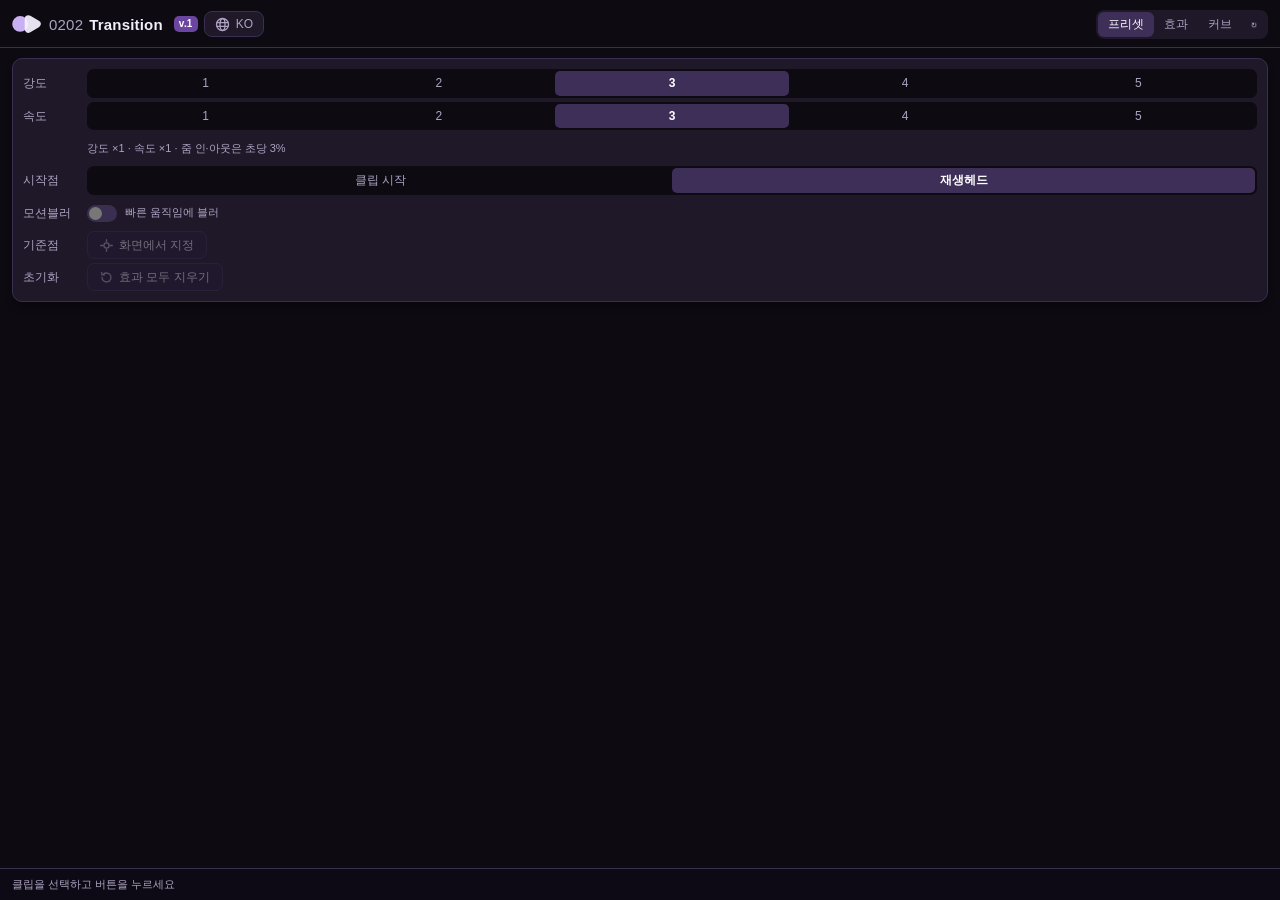
<file: index.html>
<!doctype html>
<html lang="ko">
<head>
<meta charset="utf-8">
<title>0202Transition</title>
<link rel="stylesheet" href="css/style.css">
</head>
<body>
<header>
  <div class="brand"><span class="dot" style="width:29px;height:18px;flex:0 0 29px;border-radius:0;box-shadow:none;margin-right:2px;background:url(&quot;data:image/svg+xml,%3Csvg%20xmlns=%22http://www.w3.org/2000/svg%22%20viewBox=%2230%2038%20404%20248%22%3E%3Ccircle%20cx=%22143%22%20cy=%22161.5%22%20r=%22110%22%20fill=%22%23c9b0f2%22/%3E%3Cg%20opacity=%22.93%22%3E%3Cpolygon%20points=%22259,91.5%20378,161.5%20259,231.5%22%20fill=%22%23f7f2ff%22%20stroke=%22%23f7f2ff%22%20stroke-width=%22104%22%20stroke-linejoin=%22round%22/%3E%3C/g%3E%3C/svg%3E&quot;) center/contain no-repeat"></span>0202<b>Transition</b><i class="verTag" style="font-style:normal;font-size:10px;font-weight:700;color:#fff;background:#6c45a0;border-radius:5px;padding:1px 5px;margin-left:5px;vertical-align:middle">v.1</i></div>
  <nav class="tabs">
    <button class="tab on" data-tab="preset">프리셋</button>
    <button class="tab" data-tab="fx">효과</button>
    <button class="tab" data-tab="curve">커브</button>
    <button class="tab reload" id="reload" title="패널 새로고침 (수정사항 반영)">↻</button>
  </nav>
</header>

<div id="presetTop">
    <div class="card opts stickyOpts">
     <div class="optGrid">
      <div class="optCol">
      <div class="row">
        <label>강도</label>
        <div class="seg" id="sizeStep">
          <button data-v="1">1</button><button data-v="2">2</button><button data-v="3">3</button><button data-v="4">4</button><button data-v="5">5</button>
        </div>
      </div>
      <div class="row">
        <label>속도</label>
        <div class="seg" id="speedStep">
          <button data-v="1">1</button><button data-v="2">2</button><button data-v="3">3</button><button data-v="4">4</button><button data-v="5">5</button>
        </div>
      </div>
      <div class="row">
        <label></label><span class="hint" id="stepHint"></span>
      </div>
      </div>
      <div class="optCol">
      <div class="row">
        <label>시작점</label>
        <div class="seg" id="anchor">
          <button data-v="start">클립 시작</button>
          <button data-v="playhead" class="on">재생헤드</button>
        </div>
      </div>
      <div class="row">
        <label>모션블러</label>
        <button class="toggle on" id="blur"><i></i></button>
        <span class="hint">빠른 움직임에 블러</span>
      </div>
      <div class="row hidden" id="zaRow">
        <label>기준점</label>
        <button class="zaBtn" id="zaPick" title="선택한 클립의 효과 기준점을 화면에서 지정"><svg class="apIcon" viewBox="0 0 16 16"><circle cx="8" cy="8" r="3.2" fill="none" stroke="currentColor" stroke-width="1.6"/><path d="M8 0.8V3.6M8 12.4V15.2M0.8 8H3.6M12.4 8H15.2" stroke="currentColor" stroke-width="1.6" stroke-linecap="round"/></svg><span>화면에서 지정</span></button><span class="hint" id="zaInfo"></span>
      </div>
      <div class="row hidden" id="rsRow">
        <label>초기화</label>
        <button class="zaBtn" id="fxReset" title="선택한 클립에 이 패널이 넣은 효과(변형·흐림·크롭 등)를 한 번에 지워요"><svg class="apIcon" viewBox="0 0 16 16"><path d="M2.5 8a5.5 5.5 0 1 0 1.7-4" fill="none" stroke="currentColor" stroke-width="1.6" stroke-linecap="round"/><path d="M2.2 1.6v3.2h3.2" fill="none" stroke="currentColor" stroke-width="1.6" stroke-linecap="round" stroke-linejoin="round"/></svg><span>효과 모두 지우기</span></button>
      </div>
      </div>
     </div>
    </div>
</div>
<main>
  <!-- PRESET TAB -->
  <section id="tab-preset" class="pane on">
    <div id="presetList"></div>
  </section>

  <!-- FX TAB -->
  <section id="tab-fx" class="pane">
    <div class="fxIntro" id="fxIntro">
      <button class="fxIntroX" id="fxIntroClose" title="닫기">✕</button>
      <b>자주 쓰는 효과를 모아두고 프리미어 효과 패널 대신 쓰세요</b>
      <span>① 아래 <em>효과 찾기</em>에서 ☆를 누르면 즐겨찾기에 추가</span>
      <span>② 즐겨찾기를 클릭하면 선택한 클립에 바로 적용</span>
      <span>③ 즐겨찾기를 우클릭하면 삭제 버튼이 떠요</span>
      <button class="fxIntroNever" id="fxIntroNever">다시 보지 않기</button>
    </div>
    <div class="card">
      <div class="padHead"><span>즐겨찾기</span><small>클릭: 적용 · 우클릭: 삭제 버튼</small></div>
      <div class="favGrid" id="favGrid"></div>
    </div>
    <div class="card">
      <div class="padHead"><span>효과 찾기</span><small>☆ 눌러 즐겨찾기</small></div>
      <input id="fxSearch" class="search" placeholder="효과 이름 검색 (영문)">
      <div class="fxList" id="fxList"><p class="note">효과 탭을 열면 목록을 불러와요</p></div>
    </div>
    <p class="note">오디오 효과(리버브 등)는 타임라인에서 오디오 클립을 선택하고 눌러주세요.</p>
  </section>

  <!-- CURVE TAB -->
  <section id="tab-curve" class="pane">
    <div class="card editor">
      <div class="cvWrap"><canvas id="cv" width="640" height="440"></canvas><i id="phl"></i></div>
      <div class="readout" id="readout">cubic-bezier(0.16, 1.00, 0.30, 1.00)</div>
      <div class="preview"><div class="track"><span id="ball"></span></div></div>
    </div>

    <div class="card pad">
      <div class="padHead"><span>커브</span><small>우클릭으로 내 커브 삭제</small></div>
      <div class="padRow" id="curveRow"></div>
      <div class="saveRow hidden" id="saveRow">
        <input id="saveName" maxlength="16" placeholder="커브 이름">
        <button id="saveOk">저장</button>
        <button id="saveCancel" class="ghost">취소</button>
      </div>
    </div>

    <div class="card opts">
      <div class="row wrap">
        <label>적용 대상</label>
        <div class="chips" id="props">
          <button data-v="pos" class="on">위치</button>
          <button data-v="scale" class="on">비율</button>
          <button data-v="rot" class="on">회전</button>
          <button data-v="op" class="on">불투명도</button>
          <button data-v="other">기타 효과</button>
        </div>
      </div>
      <div class="row">
        <label>키 간격</label>
        <div class="seg" id="step">
          <button data-v="1" class="on">1f</button>
          <button data-v="2">2f</button>
        </div>
      </div>
    </div>

    <button class="primary" id="applyCurve">선택한 클립에 커브 적용</button>
    <button class="secondary" id="restoreCurve">원래 키프레임으로 복원</button>
    <p class="note">선택한 클립의 키프레임 사이를 이 커브로 채워요. 프리셋으로 넣은 것도, 직접 넣은 효과도 다 돼요. 커브만 바꿔서 다시 누르면 바로 교체돼요.</p>
  </section>
</main>

<div id="zaModal" class="zaModal hidden">
  <div class="zaBox">
    <div class="zaHead"><b>기준점 바꾸기</b><span>점을 드래그하거나 클릭하세요 · 선택한 클립의 효과가 이 지점을 중심으로 커지고 돌고 움직여요 · 효과를 넣기 전에 찍어도 돼요</span></div>
    <div class="zaFrame" id="zaFrame"><img id="zaImg" alt=""><i class="zaGuide v" id="zaGv"></i><i class="zaGuide h" id="zaGh"></i><i id="zaMark"></i></div>
    <div class="zaFoot"><button id="zaCenter" class="ghost">가운데로</button><button id="zaDone" class="primary">완료</button></div>
  </div>
</div>
<footer id="status">클립을 선택하고 버튼을 누르세요</footer>

<script src="js/presets.js"></script>
<script src="js/main.js"></script>
</body>
</html>
</file>
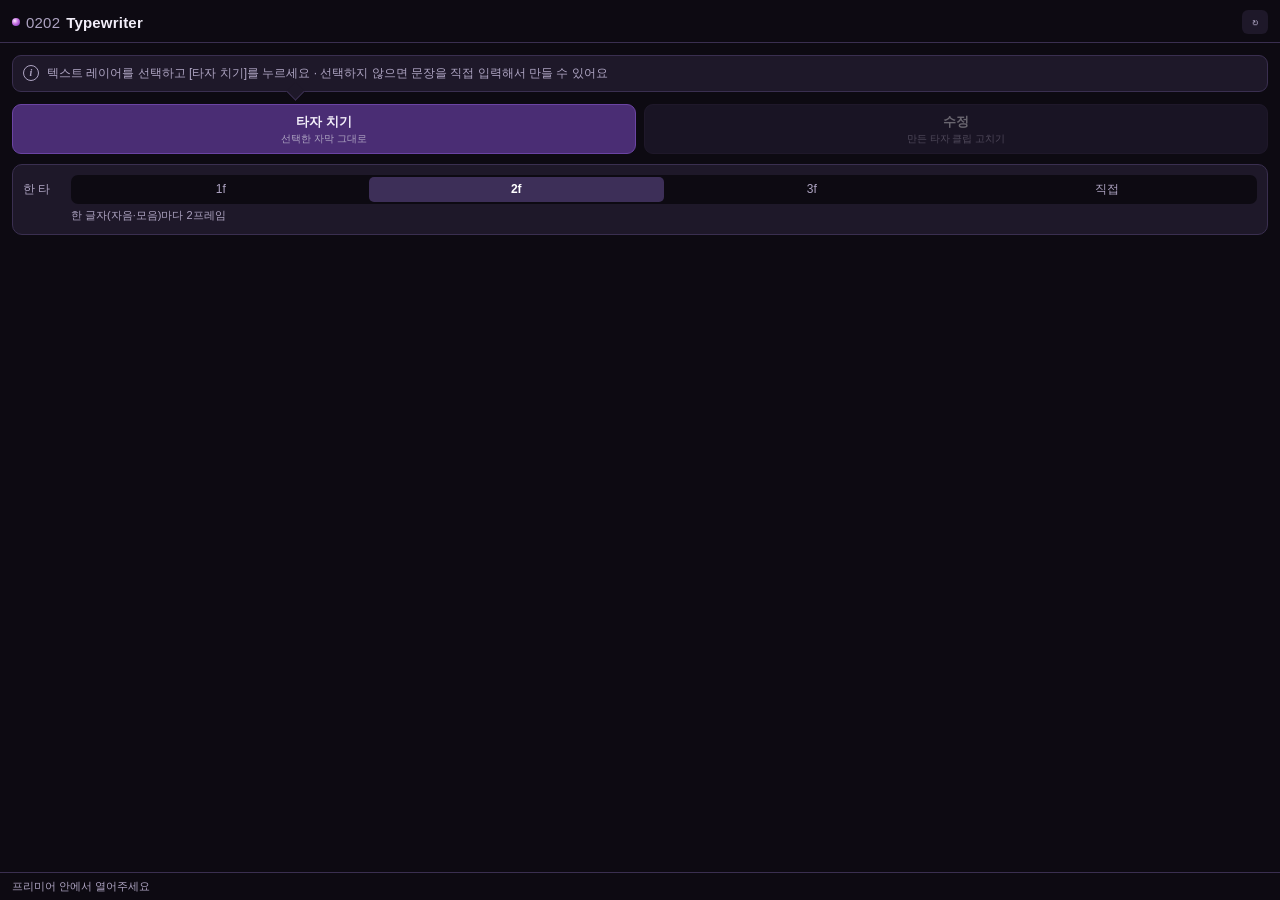
<file: typewriter/index.html>
<!doctype html>
<html lang="ko">
<head>
<meta charset="utf-8">
<title>0202Typewriter</title>
<link rel="stylesheet" href="css/style.css">
</head>
<body>
<header>
  <div class="brand"><span class="dot"></span>0202<b>Typewriter</b></div>
  <button class="reload" id="reload" title="패널 새로고침">↻</button>
</header>
<main>
  <div class="tip" id="tip"><i>i</i><span id="tipText">텍스트 레이어를 선택하고 [타자 치기]를 누르세요 · 선택하지 않으면 문장을 직접 입력해서 만들 수 있어요</span></div>
  <div class="bigs">
    <button class="big primary" id="make"><b>타자 치기</b><small id="makeSub">선택한 자막 그대로</small></button>
    <button class="big" id="edit" disabled><b>수정</b><small>만든 타자 클립 고치기</small></button>
  </div>

  <div class="card">
    <div class="row">
      <label>한 타</label>
      <div class="seg" id="speed"><button data-v="1">1f</button><button data-v="2" class="on">2f</button><button data-v="3">3f</button><button data-v="c">직접</button></div>
      <input id="speedIn" class="num hidden" type="number" min="1" max="60" value="4"><span class="unit hidden" id="speedUnit">f</span>
    </div>
    <div class="hint" id="speedHint">한 글자(자음·모음)마다 2프레임</div>
  </div>

  <div class="card form hidden" id="form">
    <div class="ftitle" id="formTitle">타자 치기</div>
    <label class="fl">문장</label>
    <textarea id="text" rows="2" placeholder="예: 말해 봐요"></textarea>
    <div id="styleClone" class="note">✓ 선택한 자막 스타일 그대로 (폰트·색·테두리·위치)</div>
    <div id="stylePlain" class="hidden">
      <div class="frow">
        <div class="fcol"><label class="fl">폰트 <em>영문 PostScript 이름</em></label><input id="font" list="fontList"><datalist id="fontList"><option>AppleSDGothicNeo-Bold</option><option>AppleSDGothicNeo-Regular</option><option>Pretendard-Bold</option><option>Pretendard-Black</option><option>NotoSansKR-Bold</option><option>MalgunGothicBold</option><option>NanumGothicBold</option><option>NanumSquareB</option><option>BlackHanSans-Regular</option></datalist></div>
        <div class="fcol s"><label class="fl">크기</label><input id="size" type="number" min="10" max="600" value="110"></div>
        <div class="fcol c"><label class="fl">색</label><input id="color" type="color" value="#ffffff"></div>
      </div>
    </div>
    <label class="chk" id="hideRow"><input type="checkbox" id="hide" checked> 원래 자막은 끄기 (지우지 않음)</label>
    <div class="factions"><button class="ghost" id="cancel">취소</button><button class="go" id="go">만들기</button></div>
  </div>
</main>
<footer id="status">준비 중…</footer>
<script src="js/main.js"></script>
</body>
</html>
</file>
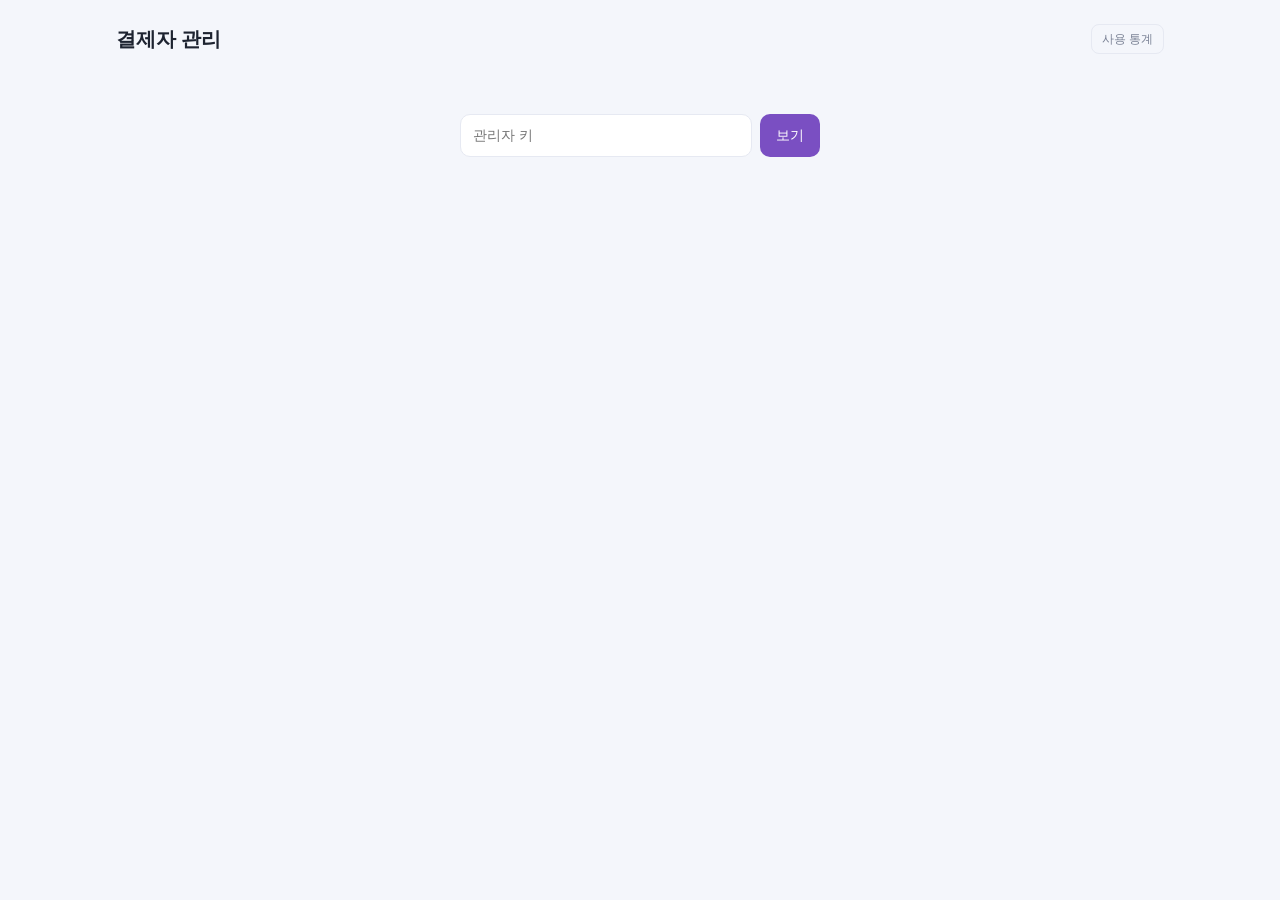
<file: buyers.html>
<!doctype html>
<html lang="ko">
<head>
<meta charset="utf-8">
<meta name="viewport" content="width=device-width, initial-scale=1">
<meta name="robots" content="noindex, nofollow">
<title>0202Transition 결제자</title>
<style>
  :root {
    --bg:#f4f6fb; --card:#ffffff; --line:#e6e9f2; --tx:#1d2330; --mut:#7b8396;
    --pu:#7a4fc2; --pu2:#efe8fb; --green:#22b07d; --green2:#e3f6ee; --amber:#d98a1c; --amber2:#fdf1dc; --red:#d9534f; --red2:#fbe7e6;
    --shadow:0 1px 2px rgba(20,30,60,.05), 0 6px 20px rgba(20,30,60,.05);
  }
  @media (prefers-color-scheme: dark) {
    :root { --bg:#0f1218; --card:#171b23; --line:#262c38; --tx:#e9ecf3; --mut:#8c93a5; --pu:#b48cf0; --pu2:#2a2140; --green:#4fd1a0; --green2:#16302a; --amber:#f0b45a; --amber2:#33281a; --red:#f08380; --red2:#3a1f20; --shadow:none; }
  }
  * { box-sizing:border-box; }
  body { margin:0; background:var(--bg); color:var(--tx); font:14px/1.5 -apple-system, "Apple SD Gothic Neo", "Pretendard", "Noto Sans KR", sans-serif; -webkit-font-smoothing:antialiased; }
  .wrap { max-width:1080px; margin:0 auto; padding:24px 16px 60px; }
  header { display:flex; align-items:center; gap:10px; margin-bottom:18px; }
  header h1 { font-size:20px; margin:0; font-weight:800; letter-spacing:-.2px; }
  header .sp { flex:1; }
  header a, header button { font-size:12px; color:var(--mut); background:none; border:1px solid var(--line); border-radius:8px; padding:5px 10px; text-decoration:none; cursor:pointer; }
  .login { display:flex; gap:8px; max-width:360px; margin:60px auto 8px; }
  .login input { flex:1; padding:10px 12px; border-radius:10px; border:1px solid var(--line); background:var(--card); color:var(--tx); font:inherit; }
  .login button, .tools button { padding:10px 16px; border-radius:10px; border:0; background:var(--pu); color:#fff; font-weight:700; cursor:pointer; font:inherit; }
  .err { text-align:center; color:var(--mut); font-size:13px; min-height:20px; }
  .chips { display:grid; grid-template-columns:repeat(auto-fit, minmax(150px,1fr)); gap:10px; margin-bottom:16px; }
  .chip { background:var(--card); border-radius:14px; padding:14px 16px; box-shadow:var(--shadow); border:1px solid var(--line); }
  .chip b { display:block; font-size:22px; font-weight:800; letter-spacing:-.3px; font-variant-numeric:tabular-nums; }
  .chip span { font-size:12px; color:var(--mut); }
  .tools { display:flex; gap:8px; flex-wrap:wrap; align-items:center; margin-bottom:12px; }
  .tools input { flex:1; min-width:180px; padding:9px 12px; border-radius:10px; border:1px solid var(--line); background:var(--card); color:var(--tx); font:inherit; }
  .seg { display:flex; background:var(--card); border:1px solid var(--line); border-radius:10px; padding:3px; }
  .seg button { background:none; color:var(--mut); padding:6px 10px; border-radius:7px; font-weight:600; font-size:12px; }
  .seg button.on { background:var(--pu2); color:var(--pu); }
  .list { background:var(--card); border-radius:14px; box-shadow:var(--shadow); border:1px solid var(--line); overflow:hidden; }
  .row { display:grid; grid-template-columns: minmax(180px,1.6fr) 1fr 1.2fr 1fr .9fr; gap:12px; align-items:center; padding:13px 16px; border-top:1px solid var(--line); }
  .row:first-child { border-top:0; }
  .row.head { font-size:11.5px; color:var(--mut); font-weight:600; background:transparent; padding-top:10px; padding-bottom:10px; }
  .em { font-weight:700; word-break:break-all; }
  .sub { font-size:12px; color:var(--mut); }
  .tag { display:inline-block; font-size:11px; font-weight:700; padding:2px 7px; border-radius:6px; margin:2px 4px 0 0; white-space:nowrap; }
  .t-pu { background:var(--pu2); color:var(--pu); } .t-gr { background:var(--green2); color:var(--green); } .t-am { background:var(--amber2); color:var(--amber); } .t-rd { background:var(--red2); color:var(--red); } .t-gy { background:var(--bg); color:var(--mut); }
  .days b { font-size:18px; font-variant-numeric:tabular-nums; }
  .bar { height:5px; border-radius:3px; background:var(--bg); margin-top:5px; overflow:hidden; }
  .bar i { display:block; height:100%; background:var(--pu); border-radius:3px; }
  .num { font-variant-numeric:tabular-nums; }
  .empty { padding:30px; text-align:center; color:var(--mut); }
  .foot { margin-top:10px; font-size:12px; color:var(--mut); }
  @media (max-width: 760px) {
    .row.head { display:none; }
    .row { grid-template-columns: 1fr 1fr; }
    .row > div:first-child { grid-column: 1 / -1; }
  }
</style>
</head>
<body>
<div class="wrap">
  <header>
    <h1>결제자 관리</h1>
    <span class="sp"></span>
    <a href="stats.html">사용 통계</a>
    <button id="logout" style="display:none">로그아웃</button>
  </header>

  <div id="login" class="login" style="display:none">
    <input id="key" type="password" placeholder="관리자 키" autocomplete="off">
    <button id="go">보기</button>
  </div>
  <div id="msg" class="err"></div>

  <div id="dash" style="display:none">
    <div class="chips" id="chips"></div>
    <div class="tools">
      <input id="q" type="search" placeholder="이메일 검색">
      <div class="seg" id="filter">
        <button data-f="all" class="on">전체</button>
        <button data-f="legacy">기존 사용자</button>
        <button data-f="new">신규</button>
        <button data-f="pending">로그인 전</button>
        <button data-f="soon">30일 이내 만료</button>
      </div>
    </div>
    <div class="list" id="list"></div>
    <div class="foot" id="foot"></div>
  </div>
</div>
<script>
(function () {
  var SB_URL = "https://dmpfjmcxnvslzsjvhmjh.supabase.co", SB_KEY = "eyJhbGciOiJIUzI1NiIsInR5cCI6IkpXVCJ9.eyJpc3MiOiJzdXBhYmFzZSIsInJlZiI6ImRtcGZqbWN4bnZzbHpzanZobWpoIiwicm9sZSI6ImFub24iLCJpYXQiOjE3OTMyMjc3NzUsImV4cCI6MjEwODgwMzc3NX0.LIh4M34bh-xchA8EJi_uShDt0ThVDo5fQKxKD11rkGs", LS = "0202stats.key";
  var $ = function (id) { return document.getElementById(id); };
  function getKey() { try { return localStorage.getItem(LS); } catch (e) { return null; } }
  function setKey(k) { try { if (k) localStorage.setItem(LS, k); else localStorage.removeItem(LS); } catch (e) {} }
  function esc(t) { return String(t == null ? "" : t).replace(/[&<>"]/g, function (c) { return { "&": "&amp;", "<": "&lt;", ">": "&gt;", '"': "&quot;" }[c]; }); }
  function showLogin(m) { $("login").style.display = "flex"; $("dash").style.display = "none"; $("logout").style.display = "none"; $("msg").textContent = m || ""; }
  var fmt = function (n) { return Number(n || 0).toLocaleString("ko-KR"); };
  function kd(s) { if (!s) return "-"; var d = new Date(s); var k = new Date(d.getTime() + 9 * 3600e3); return (k.getUTCMonth() + 1) + "." + k.getUTCDate() + " " + ("0" + k.getUTCHours()).slice(-2) + ":" + ("0" + k.getUTCMinutes()).slice(-2); }
  function kday(s) { if (!s) return "-"; var k = new Date(new Date(s).getTime() + 9 * 3600e3); return k.getUTCFullYear() + "." + (k.getUTCMonth() + 1) + "." + k.getUTCDate(); }
  function ago(s) {
    if (!s) return "접속 기록 없음";
    var m = Math.floor((Date.now() - new Date(s).getTime()) / 60000);
    if (m < 2) return "지금 접속 중"; if (m < 60) return m + "분 전 접속"; if (m < 1440) return Math.floor(m / 60) + "시간 전 접속"; return Math.floor(m / 1440) + "일 전 접속";
  }
  var data = null, filt = "all";
  function rpc(name, k) {
    return fetch(SB_URL + "/rest/v1/rpc/" + name, { method: "POST", headers: { "Content-Type": "application/json", apikey: SB_KEY, Authorization: "Bearer " + SB_KEY }, body: JSON.stringify({ p_key: k }) })
      .then(function (r) { return r.json().then(function (j) { return { ok: r.ok, j: j }; }); });
  }
  var timer = null;
  function load(k, quiet) {
    if (!quiet) $("msg").textContent = "불러오는 중…";
    rpc("t0202_admin_buyers", k).then(function (res) {
      if (!res.ok) { setKey(null); return showLogin("키가 맞지 않아요"); }
      setKey(k); data = res.j; $("msg").textContent = "";
      $("login").style.display = "none"; $("dash").style.display = "block"; $("logout").style.display = "inline-block";
      render();
      clearTimeout(timer); timer = setTimeout(function () { load(k, true); }, 60000);
    }).catch(function () { if (!quiet) showLogin("서버에 연결하지 못했어요"); });
  }
  function planText(b) {
    var ms = (b.orders || []).map(function (o) { return o.months + "개월"; });
    return ms.join(" + ");
  }
  function render() {
    var B = data.buyers || [];
    var amount = 0, legacy = 0, pending = 0, soon = 0;
    B.forEach(function (b) { amount += Number(b.amount || 0); if (b.legacy) legacy++; if (!b.signed_in || b.pending) pending++; if (b.days_left != null && b.days_left <= 30) soon++; });
    $("chips").innerHTML = [
      ["결제한 사람", fmt(B.length) + "명"], ["결제 금액 합계", fmt(amount) + "원"], ["기존 사용자", fmt(legacy) + "명"],
      ["로그인 전 (기간 대기)", fmt(pending) + "명"], ["체험 중", fmt(data.trials) + "명"], ["가입(로그인) 전체", fmt(data.signed_up) + "명"]
    ].map(function (c) { return '<div class="chip"><span>' + c[0] + '</span><b>' + c[1] + '</b></div>'; }).join("");
    var q = $("q").value.trim().toLowerCase();
    var rows = B.filter(function (b) {
      if (q && String(b.email || "").indexOf(q) < 0) return false;
      if (filt === "legacy") return !!b.legacy;
      if (filt === "new") return b.signed_in && !b.legacy;
      if (filt === "pending") return !b.signed_in || b.pending;
      if (filt === "soon") return b.days_left != null && b.days_left <= 30;
      return true;
    });
    var head = '<div class="row head"><div>이메일</div><div>결제</div><div>남은 기간</div><div>구분</div><div>접속</div></div>';
    if (!rows.length) { $("list").innerHTML = head + '<div class="empty">해당하는 결제자가 없어요</div>'; }
    else $("list").innerHTML = head + rows.map(function (b) {
      var total = (Number(b.months || 0) + Number(b.bonus_months || 0)) * 30.4, left = b.days_left;
      var pct = left == null ? 0 : Math.max(2, Math.min(100, Math.round(left / Math.max(1, total) * 100)));
      var tags = [];
      if (b.legacy) tags.push('<span class="tag t-pu">기존 사용자</span>'); else if (b.signed_in) tags.push('<span class="tag t-gy">신규</span>');
      if (b.bonus_months) tags.push('<span class="tag t-gr">+' + b.bonus_months + '개월 혜택</span>');
      if (!b.signed_in) tags.push('<span class="tag t-am">아직 로그인 안 함</span>');
      else if (b.pending) tags.push('<span class="tag t-am">적용 대기</span>');
      if (b.v1_ver) tags.push('<span class="tag t-gy">무료 ' + esc(b.v1_ver) + '</span>');
      var daysCell = left == null
        ? '<div class="sub">로그인하면 기간이 시작돼요</div>'
        : '<div class="days"><b>' + left + '</b>일 남음</div><div class="sub">' + kday(b.plan_until) + ' 까지</div><div class="bar"><i style="width:' + pct + '%;' + (left <= 30 ? 'background:var(--red)' : '') + '"></i></div>';
      return '<div class="row">' +
        '<div><div class="em">' + esc(b.email) + '</div><div class="sub">첫 결제 ' + kd(b.first_paid) + (b.orders && b.orders.length > 1 ? ' · ' + b.orders.length + '번 결제' : '') + '</div></div>' +
        '<div><div class="num"><b>' + esc(planText(b)) + '</b></div><div class="sub num">' + fmt(b.amount) + '원</div></div>' +
        '<div>' + daysCell + '</div>' +
        '<div>' + tags.join("") + '</div>' +
        '<div class="sub">' + ago(b.last_seen) + '</div>' +
      '</div>';
    }).join("");
    $("foot").textContent = "1분마다 자동으로 새로고침 · 마지막 확인 " + kd(data.now) + " · 잔여일은 결제 기간 + 혜택 기간 기준";
  }
  $("go").onclick = function () { var k = $("key").value.trim(); if (k) load(k); };
  $("key").onkeydown = function (e) { if (e.key === "Enter") $("go").onclick(); };
  $("logout").onclick = function () { setKey(null); clearTimeout(timer); showLogin(""); };
  $("q").oninput = function () { if (data) render(); };
  Array.prototype.forEach.call(document.querySelectorAll("#filter button"), function (b) {
    b.onclick = function () { filt = b.getAttribute("data-f"); Array.prototype.forEach.call(document.querySelectorAll("#filter button"), function (x) { x.classList.toggle("on", x === b); }); if (data) render(); };
  });
  var k = getKey(); if (k) load(k); else showLogin("");
})();
</script>
</body>
</html>
</file>
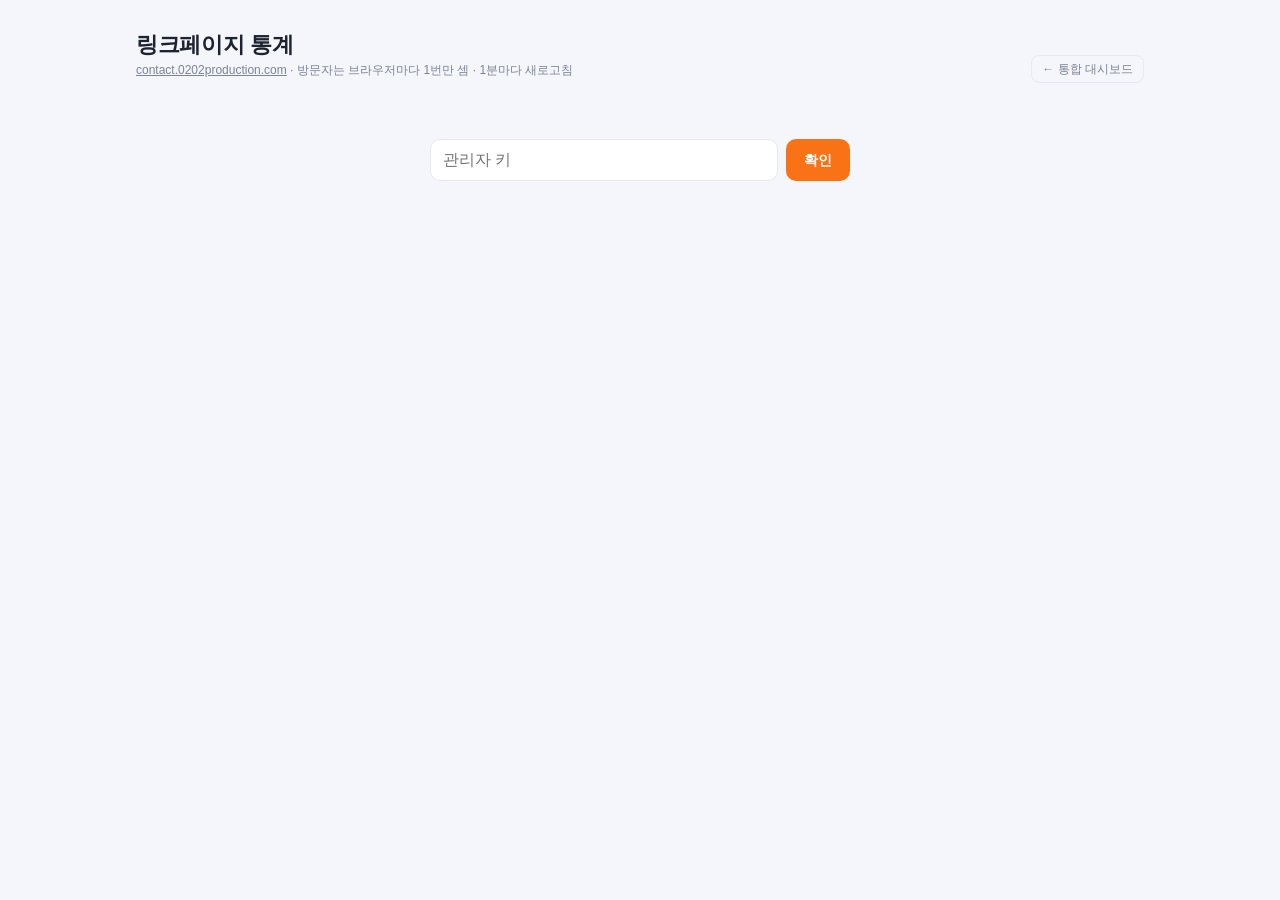
<file: contact-stats.html>
<!doctype html>
<html lang="ko">
<head>
<meta charset="utf-8">
<meta name="viewport" content="width=device-width, initial-scale=1">
<meta name="robots" content="noindex,nofollow">
<title>링크페이지 통계</title>
<style>
  :root {
    --bg:#f4f6fb; --card:#fff; --line:#e6e9f2; --grid:#eef0f6; --tx:#1d2330; --mut:#7b8396;
    --k:#f97316; --green:#22b07d; --red:#e5534b; --shadow:0 1px 2px rgba(20,30,60,.05),0 6px 20px rgba(20,30,60,.05);
  }
  @media (prefers-color-scheme: dark) {
    :root { --bg:#0f1218; --card:#171b23; --line:#262c38; --grid:#20252f; --tx:#e9ecf3; --mut:#8c93a5; --k:#fb923c; --shadow:none; }
  }
  * { box-sizing:border-box; min-width:0; }
  body { margin:0; background:var(--bg); color:var(--tx); font:14px/1.5 -apple-system,"Apple SD Gothic Neo","Pretendard","Noto Sans KR",sans-serif; -webkit-font-smoothing:antialiased; }
  .wrap { max-width:1040px; margin:0 auto; padding:28px 16px 56px; }
  .top { display:flex; justify-content:space-between; align-items:flex-end; gap:12px; margin-bottom:18px; flex-wrap:wrap; }
  h1 { font-size:22px; margin:0; letter-spacing:-.3px; }
  h2 { font-size:15px; margin:0 0 12px; }
  .sub { color:var(--mut); font-size:12px; }
  .sub a { color:var(--mut); }
  button { font:inherit; cursor:pointer; }
  .ghost { background:transparent; border:1px solid var(--line); color:var(--mut); border-radius:8px; padding:6px 10px; font-size:12px; text-decoration:none; }
  .login { display:flex; gap:8px; margin:60px auto; max-width:420px; }
  .login input { flex:1; background:var(--card); border:1px solid var(--line); color:var(--tx); border-radius:10px; padding:11px 12px; font-size:16px; }
  .login button { background:var(--k); color:#fff; border:0; border-radius:10px; padding:0 18px; font-weight:700; }
  .msg { color:var(--red); text-align:center; font-size:13px; min-height:20px; }
  .card { background:var(--card); border:1px solid var(--line); border-radius:14px; padding:16px; box-shadow:var(--shadow); }
  .kpis { display:grid; grid-template-columns:repeat(4,minmax(0,1fr)); gap:12px; margin-bottom:14px; }
  @media (max-width:760px) { .kpis { grid-template-columns:repeat(2,minmax(0,1fr)); } }
  .kpi span { color:var(--mut); font-size:12px; display:flex; align-items:center; gap:6px; }
  .kpi b { display:block; font-size:clamp(22px,3vw,28px); font-weight:800; font-variant-numeric:tabular-nums; }
  .kpi small { color:var(--mut); font-size:11px; }
  .dot { width:7px; height:7px; border-radius:50%; background:var(--green); box-shadow:0 0 0 3px rgba(34,176,125,.18); animation:pulse 1.6s infinite; }
  @keyframes pulse { 50% { opacity:.35; } }
  @media (prefers-reduced-motion:reduce) { .dot { animation:none; } }
  .grid2 { display:grid; grid-template-columns:repeat(2,minmax(0,1fr)); gap:12px; margin-top:14px; }
  @media (max-width:760px) { .grid2 { grid-template-columns:1fr; } }
  .fig { position:relative; height:240px; }
  .fig svg { position:absolute; inset:0; width:100%; height:100%; }
  .hours { display:flex; align-items:flex-end; gap:3px; height:120px; }
  .hours i { flex:1; background:var(--k); border-radius:3px 3px 0 0; min-height:2px; opacity:.8; }
  .hlab { display:flex; justify-content:space-between; font-size:11px; color:var(--mut); margin-top:4px; }
  .bars .r { display:grid; grid-template-columns:7.5em minmax(0,1fr) 4.5em; gap:10px; align-items:center; padding:6px 0; font-size:13px; }
  .bars .nm { overflow:hidden; text-overflow:ellipsis; white-space:nowrap; }
  .bars .bg { background:var(--grid); border-radius:6px; height:10px; overflow:hidden; }
  .bars .bg i { display:block; height:100%; background:var(--k); border-radius:6px; }
  .bars .n { text-align:right; font-variant-numeric:tabular-nums; white-space:nowrap; }
  .bars .n small { color:var(--mut); }
  .empty { color:var(--mut); font-size:13px; }
  #tip { position:fixed; display:none; background:var(--tx); color:var(--bg); font-size:12px; padding:4px 8px; border-radius:6px; pointer-events:none; white-space:nowrap; z-index:9; }
</style>
</head>
<body>
<div class="wrap">
  <div class="top">
    <div><h1>링크페이지 통계</h1><div class="sub"><a href="https://contact.0202production.com">contact.0202production.com</a> · 방문자는 브라우저마다 1번만 셈 · <span id="upd">1분마다 새로고침</span></div></div>
    <div><a class="ghost" href="dashboard.html">← 통합 대시보드</a> <button class="ghost" id="logout" style="display:none">로그아웃</button></div>
  </div>
  <form class="login" id="login" style="display:none">
    <input id="key" type="password" placeholder="관리자 키" autocomplete="current-password">
    <button type="submit">확인</button>
  </form>
  <div class="msg" id="msg"></div>

  <div id="dash" style="display:none">
    <div class="kpis" id="kpis"></div>
    <div class="card">
      <h2>최근 30일 방문자</h2>
      <div class="fig"><svg id="chart"></svg></div>
    </div>
    <div class="grid2">
      <div class="card"><h2>링크 클릭 <span class="sub">오늘 / 30일</span></h2><div class="bars" id="clicks"></div></div>
      <div class="card"><h2>유입 경로 <span class="sub">30일 · ?ref= 기준</span></h2><div class="bars" id="refs"></div></div>
      <div class="card"><h2>오늘 시간대별 방문자</h2><div class="hours" id="hours"></div><div class="hlab"><span>0시</span><span>6시</span><span>12시</span><span>18시</span><span>23시</span></div></div>
      <div class="card"><h2>기기 <span class="sub">30일 방문자</span></h2><div class="bars" id="devs"></div></div>
    </div>
  </div>
</div>
<div id="tip"></div>
<script>
{
  const SB_URL = "https://dmpfjmcxnvslzsjvhmjh.supabase.co";
  const SB_KEY = "eyJhbGciOiJIUzI1NiIsInR5cCI6IkpXVCJ9.eyJpc3MiOiJzdXBhYmFzZSIsInJlZiI6ImRtcGZqbWN4bnZzbHpzanZobWpoIiwicm9sZSI6ImFub24iLCJpYXQiOjE3OTMyMjc3NzUsImV4cCI6MjEwODgwMzc3NX0.LIh4M34bh-xchA8EJi_uShDt0ThVDo5fQKxKD11rkGs";
  const LS = "0202stats.key";
  const $ = id => document.getElementById(id);
  const esc = t => String(t == null ? "" : t).replace(/[&<>"']/g, c => ({ "&":"&amp;","<":"&lt;",">":"&gt;",'"':"&quot;","'":"&#39;" }[c]));
  const fmt = n => Number(n || 0).toLocaleString("ko-KR");
  const getKey = () => { try { return localStorage.getItem(LS); } catch (e) { return null; } };
  const setKey = k => { try { k ? localStorage.setItem(LS, k) : localStorage.removeItem(LS); } catch (e) {} };
  const LINKS = { store:"플러그인 스토어", transition:"0202Transition", swatch:"0202Swatch", blog:"블로그 글", kakao:"카톡 상담", mail:"이메일 문의" };
  const DEVS = { mobile:"모바일", desktop:"PC", tablet:"태블릿", "?":"알 수 없음" };

  function showLogin(m) { $("login").style.display = "flex"; $("dash").style.display = "none"; $("logout").style.display = "none"; $("msg").textContent = m || ""; }
  let timer = null, data = null;
  function load(k, quiet) {
    if (!quiet) $("msg").textContent = "불러오는 중…";
    fetch(SB_URL + "/rest/v1/rpc/l0202_stats", { method:"POST", headers:{ "Content-Type":"application/json", apikey:SB_KEY, Authorization:"Bearer " + SB_KEY }, body:JSON.stringify({ p_key:k }) })
      .then(r => r.json().then(j => ({ ok:r.ok, j })))
      .then(res => {
        if (!res.ok) { setKey(null); return showLogin("키가 맞지 않아요"); }
        setKey(k); data = res.j;
        $("msg").textContent = ""; $("login").style.display = "none"; $("dash").style.display = "block"; $("logout").style.display = "inline-block";
        render();
        const now = new Date(Date.now() + 9 * 3600e3);
        $("upd").textContent = "업데이트 " + ("0" + now.getUTCHours()).slice(-2) + ":" + ("0" + now.getUTCMinutes()).slice(-2);
        clearTimeout(timer); timer = setTimeout(() => load(k, true), 60000);
      })
      .catch(() => { if (!quiet) showLogin("서버에 연결하지 못했어요"); });
  }

  function bars(el, rows, label, two) {
    if (!rows.length) { el.innerHTML = '<div class="empty">아직 기록이 없어요</div>'; return; }
    const max = Math.max(1, ...rows.map(r => two ? r.d30 : r.n));
    el.innerHTML = rows.map(r => { const v = two ? r.d30 : r.n;
      return '<div class="r"><div class="nm">' + esc(label(r.v)) + '</div><div class="bg"><i style="width:' + (v / max * 100) + '%"></i></div><div class="n">' + (two ? '<small>' + fmt(r.today) + ' / </small>' : '') + fmt(v) + '</div></div>'; }).join("");
  }

  function render() {
    const d = data, daily = d.daily || [], last = daily[daily.length - 1] || {};
    const k = [
      ['<i class="dot"></i>지금 보는 중', fmt(d.online), "최근 10분"],
      ["오늘 방문자", fmt(d.today), "신규 " + fmt(last.new) + " · 열람 " + fmt(d.todayOpens) + "회"],
      ["7일 / 30일", fmt(d.d7) + " / " + fmt(d.d30), "중복 제외 방문자"],
      ["누적 방문자", fmt(d.total), "누적 열람 " + fmt(d.opens) + "회"]
    ];
    $("kpis").innerHTML = k.map(([l, v, s]) => '<div class="card kpi"><span>' + l + '</span><b>' + v + '</b><small>' + s + '</small></div>').join("");
    bars($("clicks"), d.clicks || [], v => LINKS[v] || v, true);
    bars($("refs"), d.refs || [], v => v, false);
    bars($("devs"), d.devices || [], v => DEVS[v] || v, false);
    const hs = d.hours || [], hm = Math.max(1, ...hs.map(h => h.n));
    $("hours").innerHTML = hs.map(h => '<i style="height:' + (h.n / hm * 100) + '%" data-t="' + h.h + '시 · ' + fmt(h.n) + '명"></i>').join("");
    drawChart();
  }

  const svg = $("chart");
  function drawChart() {
    const W = svg.clientWidth, H = svg.clientHeight; if (!W || !data) return;
    const d = data.daily || [], n = d.length, max = Math.max(1, ...d.map(x => x.users));
    const L = 34, R = 8, T = 8, B = 22, cw = W - L - R, ch = H - T - B, bw = cw / Math.max(1, n);
    const Y = v => T + ch - v / max * ch;
    const step = Math.max(1, Math.pow(10, Math.floor(Math.log10(max)))), ticks = [];
    for (let v = 0; v <= max; v += (max / step > 5 ? step * 2 : step)) ticks.push(v);
    let h = ticks.map(v => '<line x1="' + L + '" x2="' + (W - R) + '" y1="' + Y(v) + '" y2="' + Y(v) + '" stroke="var(--grid)"/><text x="' + (L - 6) + '" y="' + (Y(v) + 4) + '" text-anchor="end" font-size="11" fill="var(--mut)">' + fmt(v) + '</text>').join("");
    const every = W < 520 ? 10 : 5;
    d.forEach((x, i) => {
      const x0 = L + i * bw + bw * .15, w = bw * .7, md = esc(x.day.slice(5).replace("-", "."));
      h += '<rect x="' + x0 + '" y="' + Y(x.users) + '" width="' + w + '" height="' + (T + ch - Y(x.users)) + '" rx="2" fill="var(--k)" opacity="' + (i === n - 1 ? 1 : .75) + '" data-t="' + md + ' · 방문자 ' + fmt(x.users) + ' (신규 ' + fmt(x.new) + ') · 열람 ' + fmt(x.opens) + '"/>';
      if (i % every === 0 || i === n - 1) h += '<text x="' + (x0 + w / 2) + '" y="' + (H - 6) + '" text-anchor="middle" font-size="11" fill="var(--mut)">' + md + '</text>';
    });
    svg.innerHTML = h;
  }
  const ro = new ResizeObserver(drawChart); ro.observe(svg);

  const tip = $("tip");
  document.addEventListener("mousemove", e => {
    const t = e.target.getAttribute && e.target.getAttribute("data-t");
    if (!t) { tip.style.display = "none"; return; }
    tip.textContent = t; tip.style.display = "block";
    tip.style.left = Math.min(e.clientX + 12, innerWidth - tip.offsetWidth - 8) + "px"; tip.style.top = (e.clientY - 34) + "px";
  });
  $("login").addEventListener("submit", e => { e.preventDefault(); const k = $("key").value.trim(); if (k) load(k); });
  $("logout").addEventListener("click", () => { setKey(null); clearTimeout(timer); showLogin(""); });
  const k0 = getKey(); k0 ? load(k0) : showLogin("");
}
</script>
</body>
</html>
</file>
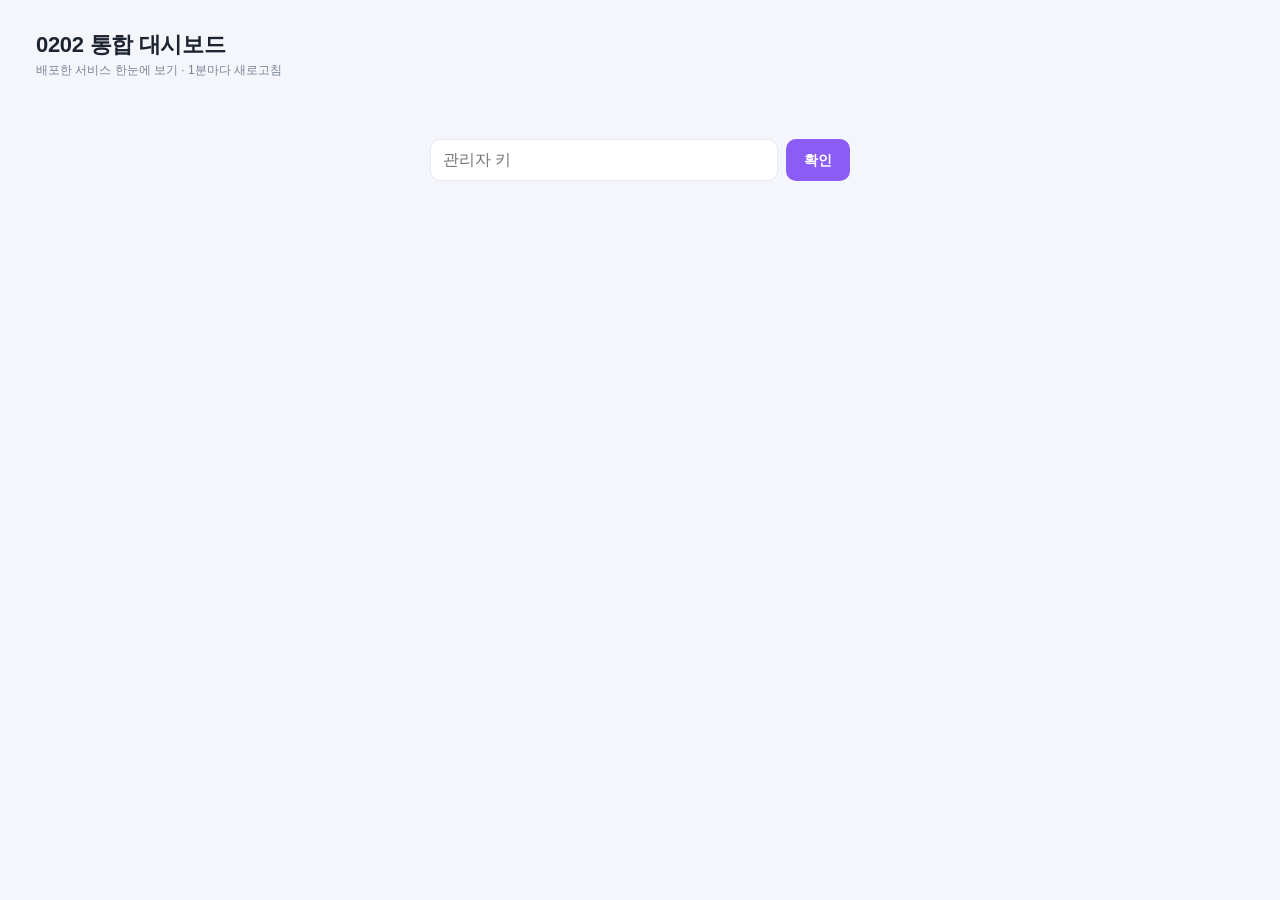
<file: dashboard.html>
<!doctype html>
<html lang="ko">
<head>
<meta charset="utf-8">
<meta name="viewport" content="width=device-width, initial-scale=1">
<meta name="robots" content="noindex,nofollow">
<title>0202 통합 대시보드</title>
<style>
  :root {
    --bg:#f4f6fb; --card:#fff; --line:#e6e9f2; --grid:#eef0f6; --tx:#1d2330; --mut:#7b8396;
    --t:#8b5cf6; --s:#ec4899; --c:#0ea5e9; --l:#f97316; --green:#22b07d; --red:#e5534b; --amber:#f0a83a;
    --shadow:0 1px 2px rgba(20,30,60,.05),0 6px 20px rgba(20,30,60,.05);
  }
  @media (prefers-color-scheme: dark) {
    :root { --bg:#0f1218; --card:#171b23; --line:#262c38; --grid:#20252f; --tx:#e9ecf3; --mut:#8c93a5; --t:#a78bfa; --s:#f472b6; --c:#38bdf8; --l:#fb923c; --shadow:none; }
  }
  * { box-sizing:border-box; min-width:0; }
  body { margin:0; background:var(--bg); color:var(--tx); font:14px/1.5 -apple-system,"Apple SD Gothic Neo","Pretendard","Noto Sans KR",sans-serif; -webkit-font-smoothing:antialiased; }
  .wrap { max-width:1240px; margin:0 auto; padding:28px 16px 56px; }
  .top { display:flex; justify-content:space-between; align-items:flex-end; gap:12px; margin-bottom:18px; flex-wrap:wrap; }
  h1 { font-size:22px; margin:0; letter-spacing:-.3px; }
  h2 { font-size:15px; margin:0 0 12px; }
  .sub { color:var(--mut); font-size:12px; }
  button { font:inherit; cursor:pointer; }
  .ghost { background:transparent; border:1px solid var(--line); color:var(--mut); border-radius:8px; padding:6px 10px; font-size:12px; }
  .login { display:flex; gap:8px; margin:60px auto; max-width:420px; }
  .login input { flex:1; background:var(--card); border:1px solid var(--line); color:var(--tx); border-radius:10px; padding:11px 12px; font-size:16px; }
  .login button { background:var(--t); color:#fff; border:0; border-radius:10px; padding:0 18px; font-weight:700; }
  .msg { color:var(--red); text-align:center; font-size:13px; min-height:20px; }
  .card { background:var(--card); border:1px solid var(--line); border-radius:14px; padding:16px; box-shadow:var(--shadow); }
  .money { display:grid; grid-template-columns:repeat(4,minmax(0,1fr)); gap:12px; margin-bottom:14px; }
  @media (max-width:760px) { .money { grid-template-columns:repeat(2,minmax(0,1fr)); } }
  .kpi span { color:var(--mut); font-size:12px; }
  .kpi b { display:block; font-size:clamp(20px,3vw,28px); font-weight:800; letter-spacing:-.5px; font-variant-numeric:tabular-nums; white-space:nowrap; }
  .kpi small { color:var(--mut); font-size:11px; }
  .svcs { display:grid; grid-template-columns:repeat(4,minmax(0,1fr)); gap:12px; margin-bottom:14px; }
  @media (max-width:1100px) { .svcs { grid-template-columns:repeat(2,minmax(0,1fr)); } }
  @media (max-width:600px) { .svcs { grid-template-columns:1fr; } }
  .svc { border-top:4px solid var(--k); }
  .svc .hd { display:flex; justify-content:space-between; align-items:center; gap:8px; margin-bottom:10px; }
  .svc .hd b { font-size:16px; }
  .live { display:inline-flex; align-items:center; gap:6px; font-size:12px; color:var(--mut); white-space:nowrap; }
  .dot { width:7px; height:7px; border-radius:50%; background:var(--green); box-shadow:0 0 0 3px rgba(34,176,125,.18); animation:pulse 1.6s infinite; }
  .dot.off { background:var(--mut); box-shadow:none; animation:none; }
  @keyframes pulse { 50% { opacity:.35; } }
  @media (prefers-reduced-motion:reduce) { .dot { animation:none; } }
  .nums { display:grid; grid-template-columns:repeat(4,minmax(0,1fr)); gap:6px; text-align:center; }
  .nums div { background:var(--bg); border-radius:10px; padding:8px 4px; }
  .nums b { display:block; font-size:18px; font-variant-numeric:tabular-nums; }
  .nums span { font-size:11px; color:var(--mut); }
  .spark { display:flex; align-items:flex-end; gap:2px; height:46px; margin:12px 0 8px; }
  .spark i { flex:1; background:var(--k); opacity:.75; border-radius:2px 2px 0 0; min-height:2px; }
  .spark i:last-child { opacity:1; }
  .links { display:flex; gap:8px; flex-wrap:wrap; }
  .links a { font-size:12px; color:var(--k); text-decoration:none; border:1px solid var(--line); border-radius:8px; padding:5px 9px; }
  .links a:hover { border-color:var(--k); }
  .row2 { display:grid; grid-template-columns:minmax(0,1.6fr) minmax(0,1fr); gap:12px; }
  @media (max-width:900px) { .row2 { grid-template-columns:1fr; } }
  .fig { position:relative; height:260px; }
  .fig svg { position:absolute; inset:0; width:100%; height:100%; }
  .legend { display:flex; gap:14px; font-size:12px; color:var(--mut); margin-bottom:6px; flex-wrap:wrap; }
  .legend i { display:inline-block; width:10px; height:3px; border-radius:2px; vertical-align:middle; margin-right:5px; }
  .pay { display:flex; justify-content:space-between; gap:10px; padding:9px 0; border-top:1px solid var(--line); font-size:13px; }
  .pay:first-of-type { border-top:0; }
  .pay .em { overflow:hidden; text-overflow:ellipsis; white-space:nowrap; }
  .pay .r { text-align:right; white-space:nowrap; font-variant-numeric:tabular-nums; }
  .warn { color:var(--amber); }
  .err { color:var(--red); font-size:12px; }
  #tip { position:fixed; display:none; background:var(--tx); color:var(--bg); font-size:12px; padding:4px 8px; border-radius:6px; pointer-events:none; white-space:nowrap; z-index:9; }
  .chat { margin-top:12px; }
  .chat .hd { display:flex; justify-content:space-between; align-items:center; margin-bottom:10px; }
  .chat .hd h2 { margin:0; }
  .chatList { height:420px; overflow-y:auto; display:flex; flex-direction:column; gap:8px; padding-right:4px; }
  .chatList > .cm:first-child { margin-top:auto; }
  .cm { font-size:13px; line-height:1.5; }
  .cm .who { font-weight:700; font-size:12px; }
  .cm .tm { color:var(--mut); font-size:11px; margin-left:6px; font-variant-numeric:tabular-nums; }
  .cm p { margin:1px 0 0 14px; word-break:break-all; white-space:pre-wrap; }
  .cm .cdot { display:inline-block; width:8px; height:8px; border-radius:50%; margin-right:6px; vertical-align:0; }
  .cm .badge { font-size:10px; background:var(--t); color:#fff; border-radius:4px; padding:0 5px; margin-left:4px; font-weight:700; }
  .cm.hid { opacity:.45; }
  .cm .flag { font-size:10px; color:var(--red); margin-left:6px; }
  .chatEmpty { color:var(--mut); font-size:13px; text-align:center; margin:auto 0; }
</style>
</head>
<body>
<div class="wrap">
  <div class="top">
    <div><h1>0202 통합 대시보드</h1><div class="sub" id="upd">배포한 서비스 한눈에 보기 · 1분마다 새로고침</div></div>
    <button class="ghost" id="logout" style="display:none">로그아웃</button>
  </div>

  <form class="login" id="login" style="display:none">
    <input id="key" type="password" placeholder="관리자 키" autocomplete="current-password">
    <button type="submit">확인</button>
  </form>
  <div class="msg" id="msg"></div>

  <div id="dash" style="display:none">
    <div class="money" id="money"></div>
    <div class="svcs" id="svcs"></div>
    <div class="row2">
      <div class="card">
        <h2>최근 30일 일별 사용자</h2>
        <div class="legend" id="legend"></div>
        <div class="fig"><svg id="chart"></svg></div>
      </div>
      <div class="card">
        <h2>최근 결제 · 0202Transition</h2>
        <div id="pays"></div>
      </div>
    </div>
    <div class="card chat">
      <div class="hd"><h2>0202Transition 커뮤니티 채팅</h2><span class="live" id="chatLive"><i class="dot"></i>3초마다 새로고침</span></div>
      <div class="chatList" id="chatList"><div class="chatEmpty">불러오는 중…</div></div>
    </div>
  </div>
</div>
<div id="tip"></div>
<script>
{
  const SB_URL = "https://dmpfjmcxnvslzsjvhmjh.supabase.co";
  const SB_KEY = "eyJhbGciOiJIUzI1NiIsInR5cCI6IkpXVCJ9.eyJpc3MiOiJzdXBhYmFzZSIsInJlZiI6ImRtcGZqbWN4bnZzbHpzanZobWpoIiwicm9sZSI6ImFub24iLCJpYXQiOjE3OTMyMjc3NzUsImV4cCI6MjEwODgwMzc3NX0.LIh4M34bh-xchA8EJi_uShDt0ThVDo5fQKxKD11rkGs";
  const LS = "0202stats.key";
  const $ = id => document.getElementById(id);
  const esc = t => String(t == null ? "" : t).replace(/[&<>"']/g, c => ({ "&":"&amp;","<":"&lt;",">":"&gt;",'"':"&quot;","'":"&#39;" }[c]));
  const fmt = n => Number(n || 0).toLocaleString("ko-KR");
  const getKey = () => { try { return localStorage.getItem(LS); } catch (e) { return null; } };
  const setKey = k => { try { k ? localStorage.setItem(LS, k) : localStorage.removeItem(LS); } catch (e) {} };

  // 서비스 목록 — 새 서비스는 여기에 한 줄 추가
  const SVCS = [
    { id:"t", name:"0202Transition", rpc:"t0202_stats", color:"--t", unit:"설치",
      links:[["사용 통계","stats.html"],["결제자 관리","buyers.html"]] },
    { id:"s", name:"0202Swatch", rpc:"s0202_stats", color:"--s", unit:"설치", links:[] },
    { id:"c", name:"카메라 앵글 시뮬레이터", rpc:"c0202_stats", color:"--c", unit:"방문자",
      links:[["방문 통계","https://cameraangles.0202production.com/stats.html"],["사이트","https://cameraangles.0202production.com/"]] },
    { id:"l", name:"링크페이지 (contact)", rpc:"l0202_stats", color:"--l", unit:"방문자",
      links:[["방문 통계","contact-stats.html"],["사이트","https://contact.0202production.com/"]] }
  ];

  const rpc = (name, k) => fetch(SB_URL + "/rest/v1/rpc/" + name, {
    method:"POST", headers:{ "Content-Type":"application/json", apikey:SB_KEY, Authorization:"Bearer " + SB_KEY },
    body:JSON.stringify({ p_key:k })
  }).then(r => r.json().then(j => ({ ok:r.ok, j })));

  function showLogin(m) { $("login").style.display = "flex"; $("dash").style.display = "none"; $("logout").style.display = "none"; $("msg").textContent = m || ""; }

  let timer = null, stats = {}, buyers = null;
  async function load(k, quiet) {
    if (!quiet) $("msg").textContent = "불러오는 중…";
    let res;
    try { res = await Promise.all([...SVCS.map(s => rpc(s.rpc, k).catch(() => null)), rpc("t0202_admin_buyers", k).catch(() => null)]); }
    catch (e) { if (!quiet) showLogin("서버에 연결하지 못했어요"); return; }
    if (res.every(r => !r)) { if (!quiet) showLogin("서버에 연결하지 못했어요"); return; }
    if (res.every(r => !r || !r.ok)) { setKey(null); return showLogin("키가 맞지 않아요"); }
    setKey(k);
    SVCS.forEach((s, i) => { stats[s.id] = res[i] && res[i].ok ? res[i].j : null; });
    const b = res[SVCS.length]; buyers = b && b.ok ? b.j : null;
    $("msg").textContent = ""; $("login").style.display = "none"; $("dash").style.display = "block"; $("logout").style.display = "inline-block";
    render();
    const now = new Date(Date.now() + 9 * 3600e3);
    $("upd").textContent = "마지막 업데이트 " + ("0" + now.getUTCHours()).slice(-2) + ":" + ("0" + now.getUTCMinutes()).slice(-2) + " · 1분마다 새로고침";
    clearTimeout(timer); timer = setTimeout(() => load(k, true), 60000);
  }

  function kstMonth(s) { const d = new Date(new Date(s).getTime() + 9 * 3600e3); return d.getUTCFullYear() * 12 + d.getUTCMonth(); }

  function renderMoney() {
    const box = $("money");
    if (!buyers) { box.innerHTML = '<div class="card kpi"><span>결제</span><b>–</b><small class="err">불러오지 못했어요</small></div>'; return; }
    const B = buyers.buyers || [], thisM = kstMonth(Date.now());
    let total = 0, month = 0, monthN = 0, pending = 0, soon = 0;
    B.forEach(b => {
      total += Number(b.amount || 0);
      (b.orders || []).forEach(o => { if (o.paid && kstMonth(o.paid) === thisM) { month += Number(o.amount || 0); monthN++; } });
      if (!b.signed_in || b.pending) pending++;
      if (b.days_left != null && b.days_left <= 30) soon++;
    });
    const items = [
      ["누적 결제 금액", fmt(total) + "원", "결제자 " + fmt(B.length) + "명"],
      ["이번 달 결제", fmt(month) + "원", fmt(monthN) + "건"],
      ["체험 중 / 가입자", fmt(buyers.trials) + " / " + fmt(buyers.signed_up), "7일 무료 체험 진행 중"],
      ["확인 필요", fmt(pending + soon) + "명", '<span class="' + (pending ? "warn" : "") + '">로그인 전 ' + fmt(pending) + '</span> · 30일 내 만료 ' + fmt(soon)]
    ];
    box.innerHTML = items.map(([l, v, s]) => '<div class="card kpi"><span>' + l + '</span><b>' + v + '</b><small>' + s + '</small></div>').join("");
  }

  function renderSvcs() {
    $("svcs").innerHTML = SVCS.map(s => {
      const d = stats[s.id], links = s.links.map(([t, u]) => '<a href="' + esc(u) + '">' + t + ' →</a>').join("");
      if (!d) return '<div class="card svc" style="--k:var(' + s.color + ')"><div class="hd"><b>' + s.name + '</b></div><div class="err">불러오지 못했어요</div><div class="links" style="margin-top:10px">' + links + '</div></div>';
      const daily = d.daily || [], max = Math.max(1, ...daily.map(x => x.users));
      const bars = daily.map(x => '<i style="height:' + (x.users / max * 100) + '%" data-t="' + esc(x.day.slice(5).replace("-", ".")) + " · " + fmt(x.users) + '명"></i>').join("");
      const newToday = daily.length ? daily[daily.length - 1].new : 0;
      return '<div class="card svc" style="--k:var(' + s.color + ')">' +
        '<div class="hd"><b>' + s.name + '</b><span class="live"><i class="dot' + (d.online ? "" : " off") + '"></i>지금 ' + fmt(d.online) + '명</span></div>' +
        '<div class="nums"><div><b>' + fmt(d.today) + '</b><span>오늘</span></div><div><b>' + fmt(d.d7) + '</b><span>7일</span></div><div><b>' + fmt(d.d30) + '</b><span>30일</span></div><div><b>' + fmt(d.total) + '</b><span>누적 ' + s.unit + '</span></div></div>' +
        '<div class="spark">' + bars + '</div>' +
        '<div class="sub" style="margin-bottom:10px">오늘 신규 ' + fmt(newToday) + ' · 오늘 실행 ' + fmt(d.todayOpens) + '회</div>' +
        '<div class="links">' + links + '</div></div>';
    }).join("");
  }

  const svg = $("chart");
  function drawChart() {
    const W = svg.clientWidth, H = svg.clientHeight; if (!W) return;
    const series = SVCS.filter(s => stats[s.id]).map(s => ({ s, d:stats[s.id].daily || [] }));
    $("legend").innerHTML = series.map(x => '<span><i style="background:var(' + x.s.color + ')"></i>' + x.s.name + '</span>').join("");
    if (!series.length) { svg.innerHTML = ""; return; }
    const n = Math.max(...series.map(x => x.d.length)), max = Math.max(1, ...series.flatMap(x => x.d.map(y => y.users)));
    const L = 34, R = 8, T = 8, B = 22, cw = W - L - R, ch = H - T - B;
    const X = i => L + (n > 1 ? i / (n - 1) : 0) * cw, Y = v => T + ch - v / max * ch;
    const step = Math.pow(10, Math.floor(Math.log10(max))), ticks = [];
    for (let v = 0; v <= max; v += (max / step > 5 ? step * 2 : step)) ticks.push(v);
    let h = ticks.map(v => '<line x1="' + L + '" x2="' + (W - R) + '" y1="' + Y(v) + '" y2="' + Y(v) + '" stroke="var(--grid)"/><text x="' + (L - 6) + '" y="' + (Y(v) + 4) + '" text-anchor="end" font-size="11" fill="var(--mut)">' + fmt(v) + '</text>').join("");
    const d0 = series[0].d, every = W < 520 ? 10 : 5;
    d0.forEach((x, i) => { if (i % every === 0 || i === d0.length - 1) h += '<text x="' + X(i) + '" y="' + (H - 6) + '" text-anchor="middle" font-size="11" fill="var(--mut)">' + esc(x.day.slice(5).replace("-", ".")) + '</text>'; });
    series.forEach(x => {
      h += '<polyline fill="none" stroke="var(' + x.s.color + ')" stroke-width="2" stroke-linejoin="round" points="' + x.d.map((y, i) => X(i) + "," + Y(y.users)).join(" ") + '"/>';
      h += x.d.map((y, i) => '<circle cx="' + X(i) + '" cy="' + Y(y.users) + '" r="6" fill="transparent" data-t="' + esc(x.s.name + " · " + y.day.slice(5).replace("-", ".") + " · " + fmt(y.users) + "명") + '"/>').join("");
    });
    svg.innerHTML = h;
  }
  const ro = new ResizeObserver(drawChart); ro.observe(svg);

  function renderPays() {
    const box = $("pays");
    if (!buyers) { box.innerHTML = '<div class="err">불러오지 못했어요</div>'; return; }
    const list = [];
    (buyers.buyers || []).forEach(b => (b.orders || []).forEach(o => list.push({ em:b.email, signed:b.signed_in, ...o })));
    list.sort((a, b) => new Date(b.paid) - new Date(a.paid));
    if (!list.length) { box.innerHTML = '<div class="sub">아직 결제가 없어요</div>'; return; }
    const kd = s => { const k = new Date(new Date(s).getTime() + 9 * 3600e3); return (k.getUTCMonth() + 1) + "." + k.getUTCDate() + " " + ("0" + k.getUTCHours()).slice(-2) + ":" + ("0" + k.getUTCMinutes()).slice(-2); };
    const mask = e => { const [a, d] = String(e || "").split("@"); return a ? a.slice(0, 3) + "***" + (d ? "@" + d : "") : "-"; };
    box.innerHTML = list.slice(0, 8).map(o =>
      '<div class="pay"><div class="em"><div>' + esc(mask(o.em)) + '</div><div class="sub">' + esc(kd(o.paid)) + ' · ' + esc(o.months) + '개월' + (o.applied ? '' : ' · <span class="warn">미적용</span>') + '</div></div>' +
      '<div class="r"><b>' + fmt(o.amount) + '원</b></div></div>').join("") +
      '<div class="links" style="margin-top:10px;--k:var(--t)"><a href="buyers.html">결제자 전체 보기 →</a></div>';
  }

  /* community chat (0202Transition panel) — polled every 3 s while this page is visible */
  const COLS = ["#c9a3ea","#9fd3c7","#ffc6a8","#a8c8ff","#ffb3c7","#e6d38a","#b5e48c","#f4a6a6","#7fdcef","#c9a684","#e4e4ec","#ff9f5e"];
  let chat = [], chatLast = 0, chatT = null, chatBusy = false, chatFullAt = 0;
  const hhmm = t => { const k = new Date(t * 1000 + 9 * 3600e3); return (k.getUTCMonth() + 1) + "." + k.getUTCDate() + " " + ("0" + k.getUTCHours()).slice(-2) + ":" + ("0" + k.getUTCMinutes()).slice(-2); };
  function paintChat() {
    const box = $("chatList"), atBottom = box.scrollHeight - box.scrollTop - box.clientHeight < 40;
    if (!chat.length) { box.innerHTML = '<div class="chatEmpty">아직 메시지가 없어요</div>'; return; }
    box.innerHTML = chat.map(q => {
      const c = COLS[q.c] || COLS[0];
      return '<div class="cm' + (q.hidden ? " hid" : "") + '"><span class="cdot" style="background:' + c + '"></span><span class="who">' + esc(q.n) + '</span>' +
        (q.op ? '<span class="badge">주인장</span>' : "") + '<span class="tm">' + hhmm(q.t) + '</span>' +
        (q.hidden ? '<span class="flag">숨김</span>' : q.reports ? '<span class="flag">신고 ' + q.reports + '</span>' : "") + '<p>' + esc(q.m) + '</p></div>';
    }).join("");
    if (atBottom || !box._seen) { box.scrollTop = box.scrollHeight; box._seen = 1; }
  }
  async function pullChat() {
    const k = getKey(); if (!k || chatBusy || document.hidden) return;
    chatBusy = true;
    const full = Date.now() - chatFullAt > 60000;   // full refresh each minute (picks up hidden / reported)
    try {
      const r = await fetch(SB_URL + "/rest/v1/rpc/t0202_admin_chat", { method:"POST", headers:{ "Content-Type":"application/json", apikey:SB_KEY, Authorization:"Bearer " + SB_KEY }, body:JSON.stringify({ p_key:k, p_after: full ? 0 : chatLast }) });
      const j = await r.json();
      if (r.ok && j && j.list) {
        if (full) { chat = j.list; chatFullAt = Date.now(); }
        else { const have = new Set(chat.map(q => q.id)); j.list.forEach(q => { if (!have.has(q.id)) chat.push(q); }); chat = chat.slice(-100); }
        chat.forEach(q => { if (q.id > chatLast) chatLast = q.id; });
        $("chatLive").innerHTML = '<i class="dot' + (j.online ? "" : " off") + '"></i>패널 켠 사람 ' + fmt(j.online) + '명 · 전체 메시지 ' + fmt(j.total) + '개';
        paintChat();
      }
    } catch (e) {}
    chatBusy = false;
  }
  setInterval(pullChat, 3000);
  document.addEventListener("visibilitychange", () => { if (!document.hidden) pullChat(); });

  function render() { renderMoney(); renderSvcs(); renderPays(); drawChart(); pullChat(); }

  const tip = $("tip");
  document.addEventListener("mousemove", e => {
    const t = e.target.getAttribute && e.target.getAttribute("data-t");
    if (!t) { tip.style.display = "none"; return; }
    tip.textContent = t; tip.style.display = "block";
    tip.style.left = Math.min(e.clientX + 12, innerWidth - tip.offsetWidth - 8) + "px"; tip.style.top = (e.clientY - 34) + "px";
  });
  $("login").addEventListener("submit", e => { e.preventDefault(); const k = $("key").value.trim(); if (k) load(k); });
  $("logout").addEventListener("click", () => { setKey(null); clearTimeout(timer); showLogin(""); });
  const k0 = getKey(); k0 ? load(k0) : showLogin("");
}
</script>
</body>
</html>
</file>
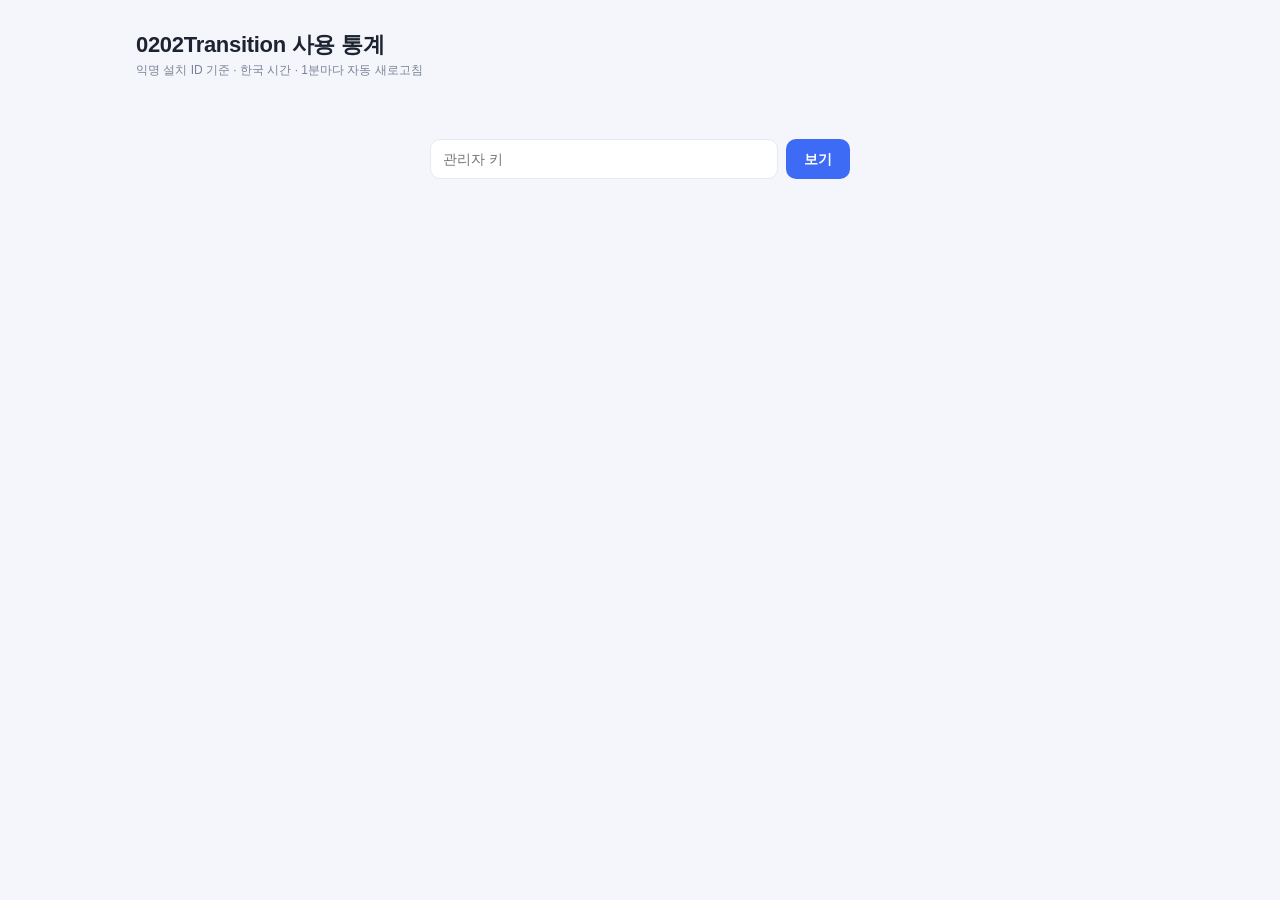
<file: stats.html>
<!doctype html>
<html lang="ko">
<head>
<meta charset="utf-8">
<meta name="viewport" content="width=device-width, initial-scale=1">
<meta name="robots" content="noindex">
<title>0202Transition 통계</title>
<style>
  :root {
    --bg:#f4f6fb; --card:#ffffff; --line:#e6e9f2; --grid:#eef0f6; --tx:#1d2330; --mut:#7b8396;
    --blue:#3d6bf5; --blue2:#9db4ff; --green:#22b07d; --amber:#f0a83a; --shadow:0 1px 2px rgba(20,30,60,.05), 0 6px 20px rgba(20,30,60,.05);
  }
  @media (prefers-color-scheme: dark) {
    :root { --bg:#0f1218; --card:#171b23; --line:#262c38; --grid:#20252f; --tx:#e9ecf3; --mut:#8c93a5; --blue:#6f95ff; --blue2:#3b4f86; --shadow:none; }
  }
  * { box-sizing:border-box; }
  body { margin:0; background:var(--bg); color:var(--tx); font:14px/1.5 -apple-system, "Apple SD Gothic Neo", "Pretendard", "Noto Sans KR", sans-serif; -webkit-font-smoothing:antialiased; }
  .wrap { max-width:1040px; margin:0 auto; padding:28px 16px 56px; }
  .top { display:flex; justify-content:space-between; align-items:flex-end; gap:12px; margin-bottom:18px; }
  h1 { font-size:22px; margin:0; letter-spacing:-.3px; }
  .sub { color:var(--mut); font-size:12px; }
  button { font:inherit; cursor:pointer; }
  .ghost { background:transparent; border:1px solid var(--line); color:var(--mut); border-radius:8px; padding:6px 10px; font-size:12px; }
  .login { display:flex; gap:8px; margin:60px auto; max-width:420px; }
  .login input { flex:1; background:var(--card); border:1px solid var(--line); color:var(--tx); border-radius:10px; padding:11px 12px; font-size:14px; }
  .login button { background:var(--blue); color:#fff; border:0; border-radius:10px; padding:0 18px; font-weight:700; }
  .err { color:#e5534b; text-align:center; margin-top:8px; font-size:13px; }
  .kpis { display:grid; grid-template-columns:repeat(4, 1fr); gap:12px; }
  @media (max-width:760px) { .kpis { grid-template-columns:repeat(2, 1fr); } }
  .kpis.two { grid-template-columns:1fr 1fr; }
  .kpi b small.u { font-size:14px; font-weight:600; margin-left:4px; color:var(--mut); }
  .chips.duo { grid-template-columns:1fr 1fr; }
  .kpis.two + .card, .card + .kpis.two { margin-top:14px; }
  .chips.three { grid-template-columns:repeat(3, 1fr); }
  @media (max-width:520px) { .chips.three { grid-template-columns:1fr 1fr; } }
  .kpi { background:var(--card); border:1px solid var(--line); border-radius:14px; padding:14px 16px; box-shadow:var(--shadow); }
  .kpi span { color:var(--mut); font-size:12px; display:flex; align-items:center; gap:6px; }
  .kpi b { display:block; font-size:28px; font-weight:800; letter-spacing:-.5px; font-variant-numeric:tabular-nums; margin-top:2px; }
  .kpi small { color:var(--mut); font-size:11px; }
  .dot { width:7px; height:7px; border-radius:50%; background:var(--green); box-shadow:0 0 0 3px rgba(34,176,125,.18); animation:pulse 1.6s infinite; }
  @keyframes pulse { 50% { box-shadow:0 0 0 6px rgba(34,176,125,0); } }
  .card { background:var(--card); border:1px solid var(--line); border-radius:16px; padding:18px 18px 14px; margin-top:14px; box-shadow:var(--shadow); }
  .card h2 { font-size:15px; margin:0 0 4px; display:flex; justify-content:space-between; align-items:center; gap:10px; flex-wrap:wrap; }
  .card h2 em { font-style:normal; font-weight:500; color:var(--mut); font-size:12px; }
  .total { font-size:13px; color:var(--mut); margin-bottom:6px; }
  .total b { color:var(--tx); font-size:18px; }
  .lg { display:flex; gap:12px; font-size:12px; color:var(--mut); font-weight:500; }
  .lg i { display:inline-block; width:10px; height:3px; border-radius:2px; margin-right:5px; vertical-align:middle; }
  svg { width:100%; height:auto; display:block; overflow:visible; }
  .row2 { display:grid; grid-template-columns:1fr 1fr; gap:14px; }
  @media (max-width:760px) { .row2 { grid-template-columns:1fr; } }
  .bar { display:flex; align-items:center; gap:10px; margin:8px 0; font-size:13px; }
  .bar em { font-style:normal; width:86px; color:var(--mut); white-space:nowrap; overflow:hidden; text-overflow:ellipsis; }
  .bar div { flex:1; height:10px; background:var(--grid); border-radius:6px; overflow:hidden; }
  .bar div s { display:block; height:100%; background:var(--blue); border-radius:6px; }
  .bar b { width:40px; text-align:right; font-variant-numeric:tabular-nums; }
  .heatWrap { overflow-x:auto; margin:6px -4px 0; padding:0 4px 4px; }
  table.heat { border-collapse:separate; border-spacing:3px; font-size:11px; font-variant-numeric:tabular-nums; min-width:720px; }
  table.heat th { color:var(--mut); font-weight:600; padding:4px 2px; text-align:center; white-space:nowrap; }
  table.heat td { text-align:center; border-radius:6px; padding:5px 2px; min-width:44px; line-height:1.25; }
  table.heat td.lab { text-align:left; color:var(--mut); padding-right:8px; white-space:nowrap; min-width:70px; }
  table.heat td.lab b { color:var(--tx); }
  table.heat td small { display:block; opacity:.75; font-size:10px; }
  table.heat td.none { background:transparent; }
  .note { color:var(--mut); font-size:12px; margin-top:8px; }
  .tabs { display:inline-flex; background:var(--card); border:1px solid var(--line); border-radius:11px; padding:3px; margin-top:14px; box-shadow:var(--shadow); }
  .tabs button { border:0; background:transparent; color:var(--mut); padding:7px 16px; border-radius:8px; font-weight:600; font-size:13px; }
  .tabs button.on { background:var(--blue); color:#fff; }
  .calHead { display:flex; align-items:center; justify-content:space-between; gap:10px; margin-bottom:12px; }
  .calHead h2 { margin:0; font-size:17px; }
  .calNav { display:flex; gap:6px; }
  .calNav button { width:32px; height:32px; border-radius:9px; border:1px solid var(--line); background:var(--card); color:var(--tx); font-size:16px; line-height:1; }
  .calNav button:disabled { opacity:.35; cursor:default; }
  .calNav .today { width:auto; padding:0 10px; font-size:12px; color:var(--mut); }
  .chips { display:grid; grid-template-columns:repeat(4, 1fr); gap:10px; margin-bottom:14px; }
  @media (max-width:760px) { .chips { grid-template-columns:repeat(2, 1fr); } }
  .chip { background:var(--bg); border-radius:12px; padding:10px 12px; }
  .chip span { color:var(--mut); font-size:11px; display:block; }
  .chip b { font-size:20px; font-weight:800; font-variant-numeric:tabular-nums; letter-spacing:-.3px; }
  .chip small { color:var(--mut); font-size:11px; margin-left:4px; }
  .cal { display:grid; grid-template-columns:repeat(7, 1fr); gap:6px; }
  .cal .wd { text-align:center; color:var(--mut); font-size:12px; font-weight:600; padding-bottom:2px; }
  .cal .wd.sun { color:#e5534b; } .cal .wd.sat { color:var(--blue); }
  .cal .d { position:relative; aspect-ratio:1 / .78; border-radius:10px; background:var(--grid); display:flex; align-items:center; justify-content:center; font-variant-numeric:tabular-nums; transition:transform .12s; }
  .cal .d:not(.empty):hover { transform:scale(1.05); z-index:2; }
  .cal .d i { position:absolute; top:6px; left:8px; font-style:normal; font-size:11px; opacity:.7; pointer-events:none; }
  .cal .d b { font-size:17px; font-weight:800; pointer-events:none; }
  .cal .d.empty { background:transparent; }
  .cal .d.future { background:transparent; border:1px dashed var(--line); }
  .cal .d.now { box-shadow:0 0 0 2px var(--tx) inset; }
  @media (max-width:520px) { .cal { gap:4px; } .cal .d b { font-size:13px; } .cal .d i { top:3px; left:5px; font-size:9px; } }
  .scale { display:flex; align-items:center; justify-content:flex-end; gap:4px; color:var(--mut); font-size:11px; margin-top:10px; }
  .scale s { width:14px; height:14px; border-radius:4px; display:inline-block; }
  .hmWrap { overflow-x:auto; padding:4px 2px 2px; }
  .hm { display:grid; grid-auto-flow:column; grid-template-rows:18px repeat(7, 34px); gap:8px; width:max-content; align-items:center; }
  .hm .rl { color:var(--mut); font-size:12px; text-align:right; padding-right:6px; }
  .hm .ml { color:var(--mut); font-size:11px; white-space:nowrap; align-self:end; }
  .hm .c { width:34px; height:34px; border-radius:9px; border:1px solid rgba(110,116,220,.16); transition:transform .12s; }
  .hm .c:hover { transform:scale(1.12); }
  .hm .c.x { visibility:hidden; }
  .hm .c.now { outline:2px solid var(--tx); outline-offset:1px; }
  .l0 { background:#f1f1f3; } .l1 { background:#eceefc; } .l2 { background:#d9ddfb; } .l3 { background:#bcc3f7; } .l4 { background:#959ef0; box-shadow:0 2px 8px rgba(91,99,230,.25); } .l5 { background:#6f78e6; box-shadow:0 3px 10px rgba(91,99,230,.35); }
  @media (prefers-color-scheme: dark) { .l0 { background:#20242d; } .l1 { background:#262b45; } .l2 { background:#323a6b; } .l3 { background:#46509a; } .l4 { background:#5f6ad0; } .l5 { background:#7f88f2; } }
  .hmFoot { display:flex; justify-content:space-between; align-items:center; color:var(--mut); font-size:12px; margin-top:12px; flex-wrap:wrap; gap:8px; }
  .lg2 { display:flex; align-items:center; gap:4px; }
  .lg2 s { width:14px; height:14px; border-radius:4px; display:inline-block; }
  body #tip { background:#1f2330; padding:8px 12px; border-radius:10px; line-height:1.4; white-space:pre; }
  body #tip b { font-size:15px; }
  #tip { position:fixed; pointer-events:none; background:#111827; color:#fff; font-size:12px; padding:6px 9px; border-radius:8px; display:none; z-index:9; white-space:nowrap; box-shadow:0 4px 14px rgba(0,0,0,.2); }
</style>
</head>
<body>
<div class="wrap">
  <div class="top">
    <div><h1>0202Transition 사용 통계</h1><div class="sub" id="sub">익명 설치 ID 기준 · 한국 시간 · 1분마다 자동 새로고침</div></div>
    <button class="ghost" id="logout" style="display:none">로그아웃</button>
  </div>
  <div id="login" class="login" style="display:none">
    <input id="key" type="password" placeholder="관리자 키" autocomplete="off">
    <button id="go">보기</button>
  </div>
  <div id="msg" class="err"></div>

  <div id="dash" style="display:none">
    <div class="kpis two">
      <div class="kpi"><span><i class="dot"></i>지금 접속 중</span><b id="k-online">-</b><small>최근 10분 안에 패널이 열려 있던 사람</small></div>
      <div class="kpi"><span>오늘 사용자</span><b id="k-today">-</b><small id="k-peak">-</small></div>
    </div>

    <div class="card">
      <h2>오늘 시간대별 접속 <em id="peakNote"></em></h2>
      <div id="hourChart"></div>
    </div>

    <div class="card">
      <h2>일별 사용자 달력 <em id="calRange"></em></h2>
      <div class="chips duo">
        <div class="chip"><span>하루 평균 사용자</span><b id="cAvg">-</b><small>명</small></div>
        <div class="chip"><span>가장 많았던 날</span><b id="cPeak">-</b><small id="cPeakD"></small></div>
      </div>
      <div class="hmWrap"><div class="hm" id="cal"></div></div>
      <div class="hmFoot"><span>하루 사용자 수</span><span class="lg2">적음 <s class="l0"></s><s class="l1"></s><s class="l2"></s><s class="l3"></s><s class="l4"></s><s class="l5"></s> 많음</span></div>
    </div>

    <div class="card">
      <h2>사용자별 평균 이용시간 <em>한 사람이 하루에 패널을 켜 둔 시간</em></h2>
      <div class="chips three">
        <div class="chip"><span>오늘 평균</span><b id="uToday">-</b><small id="uTodayN"></small></div>
        <div class="chip"><span>최근 30일 평균</span><b id="u30">-</b><small id="u30N"></small></div>
        <div class="chip"><span>집계 시작</span><b id="uSince" style="font-size:16px">-</b></div>
      </div>
      <div id="useChart"></div>
      <div class="note" id="useNote"></div>
    </div>

    <div class="kpis two">
      <div class="kpi"><span>최근 30일 신규 설치</span><b><span id="cNew">-</span><small class="u">명</small></b></div>
      <div class="kpi"><span>최근 30일 패널 실행</span><b><span id="cOpens">-</span><small class="u">회</small></b></div>
    </div>

    <div class="card">
      <h2>일별 사용자 <span class="lg"><span><i style="background:var(--blue)"></i>사용자</span><span><i style="background:var(--amber)"></i>신규 설치</span></span></h2>
      <div class="total">기간 합계 신규 <b id="sumNew">-</b>명 · 하루 평균 사용자 <b id="avgUsers">-</b>명</div>
      <div id="lineChart"></div>
    </div>

    <div class="row2">
      <div class="card"><h2>패널 버전 <em>최근 30일</em></h2><div id="vers"></div></div>
      <div class="card"><h2>프리미어 버전 <em>최근 30일</em></h2><div id="hosts"></div></div>
    </div>
  </div>
</div>
<div id="tip"></div>
<script>
(function () {
  var SB_URL = "https://dmpfjmcxnvslzsjvhmjh.supabase.co", SB_KEY = "eyJhbGciOiJIUzI1NiIsInR5cCI6IkpXVCJ9.eyJpc3MiOiJzdXBhYmFzZSIsInJlZiI6ImRtcGZqbWN4bnZzbHpzanZobWpoIiwicm9sZSI6ImFub24iLCJpYXQiOjE3OTMyMjc3NzUsImV4cCI6MjEwODgwMzc3NX0.LIh4M34bh-xchA8EJi_uShDt0ThVDo5fQKxKD11rkGs", LS = "0202stats.key";
  var $ = function (id) { return document.getElementById(id); };
  var css = function (v) { return getComputedStyle(document.documentElement).getPropertyValue(v).trim(); };
  function getKey() { try { return localStorage.getItem(LS); } catch (e) { return null; } }
  function setKey(k) { try { if (k) localStorage.setItem(LS, k); else localStorage.removeItem(LS); } catch (e) {} }
  function showLogin(m) { $("login").style.display = "flex"; $("dash").style.display = "none"; $("logout").style.display = "none"; $("msg").textContent = m || ""; }
  function rpc(name, k) {
    return fetch(SB_URL + "/rest/v1/rpc/" + name, { method: "POST", headers: { "Content-Type": "application/json", apikey: SB_KEY, Authorization: "Bearer " + SB_KEY }, body: JSON.stringify({ p_key: k }) })
      .then(function (r) { return r.json().then(function (j) { return { ok: r.ok, j: j }; }); });
  }
  var timer = null;
  function load(k, quiet) {
    if (!quiet) $("msg").textContent = "불러오는 중…";
    rpc("t0202_stats", k).then(function (res) {
      if (!res.ok) { setKey(null); return showLogin("키가 맞지 않아요"); }
      setKey(k);
      rpc("t0202_stats2", k).then(function (c) { render(res.j, c.ok ? c.j : null); }).catch(function () { render(res.j, null); });
      clearTimeout(timer); timer = setTimeout(function () { load(k, true); }, 60000);
    }).catch(function () { if (!quiet) showLogin("서버에 연결하지 못했어요"); });
  }
  var fmt = function (n) { return Number(n || 0).toLocaleString("ko-KR"); };
  var md = function (d) { return d.slice(5).replace("-", "."); };
  var tip = $("tip");
  function hover(el) {
    el.onmousemove = function (e) { var t = e.target.getAttribute && e.target.getAttribute("data-t"); if (!t) { tip.style.display = "none"; return; } tip.textContent = t; tip.style.display = "block"; tip.style.left = Math.min(e.clientX + 12, innerWidth - tip.offsetWidth - 8) + "px"; tip.style.top = (e.clientY - 34) + "px"; };
    el.onmouseleave = function () { tip.style.display = "none"; };
  }
  function bars(el, arr) {
    var max = Math.max.apply(null, arr.map(function (x) { return x.n; }).concat([1]));
    el.innerHTML = arr.length ? arr.map(function (x) {
      return '<div class="bar"><em title="' + (x.v || "?") + '">' + (x.v || "?") + '</em><div><s style="width:' + (x.n / max * 100) + '%"></s></div><b>' + x.n + "</b></div>";
    }).join("") : '<div class="sub">아직 데이터가 없어요</div>';
  }
  /* smooth line through points (monotone-ish cardinal) */
  function smooth(pts, yMin, yMax) {
    if (pts.length < 2) return "";
    var cl = function (v) { return Math.max(yMin, Math.min(yMax, v)); };
    var d = "M" + pts[0][0] + "," + pts[0][1];
    for (var i = 0; i < pts.length - 1; i++) {
      var p0 = pts[i - 1] || pts[i], p1 = pts[i], p2 = pts[i + 1], p3 = pts[i + 2] || p2, t = 0.18;
      var c1x = p1[0] + (p2[0] - p0[0]) * t, c1y = cl(p1[1] + (p2[1] - p0[1]) * t);
      var c2x = p2[0] - (p3[0] - p1[0]) * t, c2y = cl(p2[1] - (p3[1] - p1[1]) * t);
      /* never bulge past either end point vertically (no dips below zero) */
      var lo = Math.min(p1[1], p2[1]), hi = Math.max(p1[1], p2[1]);
      c1y = Math.max(lo, Math.min(hi, c1y)); c2y = Math.max(lo, Math.min(hi, c2y));
      d += " C" + c1x.toFixed(1) + "," + c1y.toFixed(1) + " " + c2x.toFixed(1) + "," + c2y.toFixed(1) + " " + p2[0] + "," + p2[1];
    }
    return d;
  }
  function lineChart(days) {
    var W = 980, H = 260, pl = 34, pr = 10, pt = 14, pb = 28, n = days.length, max = 1;
    days.forEach(function (x) { max = Math.max(max, x.users, x.new); });
    var step = Math.max(1, Math.ceil(max / 4)); max = step * 4;
    var X = function (i) { return pl + (n === 1 ? 0 : i * (W - pl - pr) / (n - 1)); };
    var Y = function (v) { return pt + (H - pt - pb) * (1 - v / max); };
    var s = '<svg viewBox="0 0 ' + W + " " + H + '"><defs><linearGradient id="ga" x1="0" y1="0" x2="0" y2="1"><stop offset="0" stop-color="' + css("--blue") + '" stop-opacity=".22"/><stop offset="1" stop-color="' + css("--blue") + '" stop-opacity="0"/></linearGradient></defs>';
    for (var g = 0; g <= 4; g++) { var y = Y(step * g); s += '<line x1="' + pl + '" x2="' + (W - pr) + '" y1="' + y + '" y2="' + y + '" stroke="' + css("--grid") + '"/><text x="' + (pl - 8) + '" y="' + (y + 4) + '" fill="' + css("--mut") + '" font-size="11" text-anchor="end">' + step * g + "</text>"; }
    var pu = days.map(function (x, i) { return [+X(i).toFixed(1), +Y(x.users).toFixed(1)]; });
    var pn = days.map(function (x, i) { return [+X(i).toFixed(1), +Y(x.new).toFixed(1)]; });
    var path = smooth(pu, pt, Y(0));
    s += '<path d="' + path + " L" + X(n - 1) + "," + Y(0) + " L" + X(0) + "," + Y(0) + ' Z" fill="url(#ga)"/>';
    s += '<path d="' + path + '" fill="none" stroke="' + css("--blue") + '" stroke-width="2.4" stroke-linejoin="round"/>';
    s += '<path d="' + smooth(pn, pt, Y(0)) + '" fill="none" stroke="' + css("--amber") + '" stroke-width="1.8" stroke-dasharray="4 4"/>';
    var every = Math.max(1, Math.round(n / 12));
    days.forEach(function (x, i) {
      if (i % every === 0 || i === n - 1) s += '<text x="' + X(i) + '" y="' + (H - 8) + '" fill="' + css("--mut") + '" font-size="11" text-anchor="middle">' + md(x.day) + "</text>";
      var bw = (W - pl - pr) / Math.max(1, n - 1);
      s += '<rect x="' + (X(i) - bw / 2) + '" y="' + pt + '" width="' + bw + '" height="' + (H - pt - pb) + '" fill="transparent" data-t="' + x.day + " · 사용자 " + x.users + " · 신규 " + x.new + (x.opens != null ? " · 실행 " + x.opens + "회" : "") + '"/>';
    });
    var last = pu[n - 1]; if (last) s += '<circle cx="' + last[0] + '" cy="' + last[1] + '" r="4" fill="' + css("--blue") + '" stroke="' + css("--card") + '" stroke-width="2" pointer-events="none"/>';
    return s + "</svg>";
  }
  function hourChart(hours) {
    var W = 980, H = 150, pl = 28, pb = 22, max = 1;
    hours.forEach(function (x) { max = Math.max(max, x.n); });
    var bw = (W - pl) / 24, nowH = new Date(Date.now() + 9 * 3600e3).getUTCHours();
    var s = '<svg viewBox="0 0 ' + W + " " + H + '">';
    hours.forEach(function (x) {
      var h = (H - pb - 8) * x.n / max, x0 = pl + x.h * bw;
      s += '<rect x="' + (x0 + 3) + '" y="' + (H - pb - h) + '" width="' + (bw - 6) + '" height="' + Math.max(h, x.n ? 2 : 0) + '" rx="4" fill="' + (x.h === nowH ? css("--blue") : css("--blue2")) + '" data-t="' + x.h + "시 · " + x.n + '명"/>';
      if (x.h % 3 === 0) s += '<text x="' + (x0 + bw / 2) + '" y="' + (H - 6) + '" fill="' + css("--mut") + '" font-size="11" text-anchor="middle">' + x.h + "시</text>";
    });
    return s + "</svg>";
  }
  function heat(cohorts) {
    var K = 14, today = new Date(Date.now() + 9 * 3600e3).toISOString().slice(0, 10);
    var dayDiff = function (a, b) { return Math.round((new Date(b) - new Date(a)) / 864e5); };
    var h = '<table class="heat"><tr><th></th>';
    for (var k = 0; k <= K; k++) h += "<th>DAY " + k + "</th>";
    h += "</tr>";
    var tot = []; for (var t = 0; t <= K; t++) tot.push({ n: 0, base: 0 });
    cohorts.forEach(function (c) {
      var map = {}; (c.days || []).forEach(function (x) { map[x.k] = x.n; });
      var age = dayDiff(c.d, today);
      h += '<tr><td class="lab"><b>' + md(c.d) + "</b> · " + c.size + "명</td>";
      for (var k2 = 0; k2 <= K; k2++) {
        if (k2 > age) { h += '<td class="none"></td>'; continue; }
        var n = k2 === 0 ? c.size : (map[k2] || 0), p = c.size ? n / c.size : 0;
        tot[k2].n += n; tot[k2].base += c.size;
        h += cell(p, n, md(c.d) + " 설치 " + c.size + "명 중 DAY " + k2 + "에 " + n + "명");
      }
      h += "</tr>";
    });
    h += '<tr><td class="lab"><b>평균</b></td>';
    for (var k3 = 0; k3 <= K; k3++) { var b = tot[k3]; h += b.base ? cell(b.n / b.base, b.n, "DAY " + k3 + " 평균 " + Math.round(b.n / b.base * 100) + "%") : '<td class="none"></td>'; }
    return h + "</tr></table>";
  }
  function cell(p, n, tipT) {
    var a = 0.08 + p * 0.92, dark = p > 0.45;
    return '<td style="background:rgba(61,107,245,' + a.toFixed(2) + ");color:" + (dark ? "#fff" : css("--tx")) + '" data-t="' + tipT + '">' + Math.round(p * 100) + "%<small>" + n + "</small></td>";
  }
  /* ---------- calendar tab ---------- */
  var calDays = [], calMonth = null;
  var kstToday = function () { return new Date(Date.now() + 9 * 3600e3).toISOString().slice(0, 10); };
  function calRender() {
    var map = {}, max = 1, first = null, today = kstToday();
    calDays.forEach(function (x) { map[x.day] = x; max = Math.max(max, x.users || 0); if (!first && x.users) first = x.day; });
    var D = function (iso) { return new Date(iso + "T00:00:00Z"); }, iso = function (d) { return d.toISOString().slice(0, 10); };
    var start = D(first || today), minStart = new Date(D(today) - 7 * 7 * 864e5);
    if (start > minStart) start = minStart;                                  /* at least 8 weeks */
    start = new Date(start - ((start.getUTCDay() + 6) % 7) * 864e5);        /* back to Monday */
    var WD = ["월", "화", "수", "목", "금", "토", "일"], h = "<div></div>";
    WD.forEach(function (w, i) { h += '<div class="rl">' + w + "</div>"; });
    var sumU = 0, cnt = 0, peak = null, lastMonth = "";
    for (var wk = new Date(start); iso(wk) <= today; wk = new Date(wk.getTime() + 7 * 864e5)) {
      var mo = iso(wk).slice(0, 7), lab = mo !== lastMonth ? (+mo.slice(5)) + "월" : ""; lastMonth = mo;
      h += '<div class="ml">' + lab + "</div>";
      for (var k = 0; k < 7; k++) {
        var dd = new Date(wk.getTime() + k * 864e5), key = iso(dd);
        if (key > today) { h += '<div class="c x"></div>'; continue; }
        var x = map[key], u = x ? x.users || 0 : 0, lv = u ? 1 + Math.min(4, Math.floor(u / max * 4.999)) : 0;
        if (first && key >= first) { sumU += u; cnt++; if (!peak || u > peak.u) peak = { u: u, d: key }; }
        h += '<div class="c l' + lv + (key === today ? " now" : "") + '" data-t="' + (+key.slice(5, 7)) + "월 " + (+key.slice(8)) + "일 (" + WD[k] + ")\n" + u + '명 사용"></div>';
      }
    }
    $("cal").innerHTML = h; hover($("cal"));
    $("calRange").textContent = first ? md(first) + " ~ " + md(today) : "";
    $("cAvg").textContent = cnt ? fmt(Math.round(sumU / cnt)) : "-";
    $("cPeak").textContent = peak && peak.u ? fmt(peak.u) : "-"; $("cPeakD").textContent = peak && peak.u ? "명 · " + md(peak.d) : "";
    var sN = 0, sO = 0; calDays.forEach(function (x) { if (x.new != null) sN += x.new || 0; if (x.opens != null) sO += x.opens || 0; });
    $("cNew").textContent = fmt(sN); $("cOpens").textContent = fmt(sO);
  }
  function useChart(arr) {
    var W = 980, H = 150, pl = 34, pb = 22, max = 10;
    arr.forEach(function (x) { max = Math.max(max, Number(x.avgMin)); });
    max = Math.ceil(max / 10) * 10;
    var n = arr.length, bw = (W - pl) / Math.max(n, 1);
    var s = '<svg viewBox="0 0 ' + W + " " + H + '">';
    for (var g = 0; g <= 2; g++) { var yy = 8 + (H - pb - 8) * (1 - g / 2); s += '<line x1="' + pl + '" x2="' + W + '" y1="' + yy + '" y2="' + yy + '" stroke="' + css("--grid") + '"/><text x="' + (pl - 6) + '" y="' + (yy + 4) + '" fill="' + css("--mut") + '" font-size="11" text-anchor="end">' + (max * g / 2) + "</text>"; }
    var every = Math.max(1, Math.round(n / 10));
    arr.forEach(function (x, i) {
      var v = Number(x.avgMin), h = (H - pb - 8) * v / max, x0 = pl + i * bw;
      s += '<rect x="' + (x0 + 3) + '" y="' + (H - pb - h) + '" width="' + Math.max(bw - 6, 2) + '" height="' + h + '" rx="4" fill="' + (i === n - 1 ? css("--blue") : css("--blue2")) + '" data-t="' + md(x.d) + " · 평균 " + Math.round(v) + '분"/>';
      if (i % every === 0 || i === n - 1) s += '<text x="' + (x0 + bw / 2) + '" y="' + (H - 6) + '" fill="' + css("--mut") + '" font-size="11" text-anchor="middle">' + md(x.d) + "</text>";
    });
    return s + "</svg>";
  }
  var mins = function (m) { m = Math.round(Number(m) || 0); return m >= 60 ? Math.floor(m / 60) + "시간 " + (m % 60) + "분" : m + "분"; };
  function render(d, c) {
    $("login").style.display = "none"; $("dash").style.display = "block"; $("logout").style.display = "inline-block"; $("msg").textContent = "";
    var peak = 0, peakH = -1; (d.hours || []).forEach(function (x) { if (x.n > peak) { peak = x.n; peakH = x.h; } });
    $("k-online").textContent = fmt(d.online); $("k-today").textContent = fmt(d.today);
    $("k-peak").textContent = "오늘 실행 " + fmt(d.todayOpens) + "회";
    $("peakNote").textContent = peakH >= 0 && peak ? "가장 많았던 시간 " + peakH + "시 · " + peak + "명" : "";
    $("hourChart").innerHTML = hourChart(d.hours || []); hover($("hourChart"));
    /* average usage time (needs t0202_stats2 / t0202_beats) */
    if (c && c.use30) {
      $("uToday").textContent = c.useToday && c.useToday.users ? mins(c.useToday.avgMin) : "-";
      $("uTodayN").textContent = c.useToday && c.useToday.users ? fmt(c.useToday.users) + "명 기준" : "";
      $("u30").textContent = c.use30.userDays ? mins(c.use30.avgMin) : "-";
      $("u30N").textContent = c.use30.userDays ? "사람·일 " + fmt(c.use30.userDays) + "건" : "";
      $("uSince").textContent = c.useSince ? md(c.useSince) : "-";
      $("useChart").innerHTML = (c.useDaily || []).length ? useChart(c.useDaily) : ""; hover($("useChart"));
      $("useNote").textContent = "패널이 열려 있는 동안 5분마다 보내는 신호로 계산해요 (5분 단위 어림값).";
    } else {
      ["uToday", "u30", "uSince"].forEach(function (id) { $(id).textContent = "-"; }); $("uTodayN").textContent = ""; $("u30N").textContent = "";
      $("useChart").innerHTML = "";
      $("useNote").textContent = "이용시간 집계가 아직 켜지지 않았어요. 서버에 집계를 추가하면 그때부터 쌓여요.";
    }
    /* calendar: all days if available, else last 30 */
    var calSrc = (c && c.cal) ? c.cal.map(function (x) { return { day: x.d, users: x.u }; }) : (d.daily || []);
    var dmap = {}; (d.daily || []).forEach(function (x) { dmap[x.day] = x; });
    calDays = calSrc.map(function (x) { var o = dmap[x.day] || {}; return { day: x.day, users: x.users, new: o.new, opens: o.opens }; });
    calRender();
    var days = (d.daily || []).slice();
    while (days.length > 7 && !days[0].users && !days[0].new) days.shift();
    var sumNew = 0, sumU = 0; days.forEach(function (x) { sumNew += x.new; sumU += x.users; });
    $("sumNew").textContent = fmt(sumNew); $("avgUsers").textContent = fmt(Math.round(sumU / Math.max(1, days.length)));
    $("lineChart").innerHTML = lineChart(days); hover($("lineChart"));
    bars($("vers"), (d.versions || []).map(function (x) { return { v: x.v ? "v" + x.v : "?", n: x.n }; }));
    bars($("hosts"), (d.hosts || []).map(function (x) { return { v: x.v || "?", n: x.n }; }));
    $("sub").textContent = "익명 설치 ID 기준 · 한국 시간 · " + new Date().toLocaleTimeString("ko-KR", { hour: "2-digit", minute: "2-digit" }) + " 업데이트 · 1분마다 자동 새로고침";
  }
  $("go").onclick = function () { var k = $("key").value.trim(); if (k) load(k); };
  $("key").onkeydown = function (e) { if (e.key === "Enter") $("go").onclick(); };
  $("logout").onclick = function () { setKey(null); showLogin(); };
  var k = getKey(); if (k) load(k); else showLogin();
})();
</script>
</body>
</html>
</file>
<file: css/style.css>
:root{--bg:#0d0a12;--card:#1e1829;--card2:#2c2340;--line:#3a2f50;--text:#f3effa;--sub:#aea4c2;--gold:#dcaaf2;--purple:#9b4fd8;--purple-bg:#3a2156;--blue:#5b9bf0;--red:#e2725b}*{box-sizing:border-box;margin:0;padding:0}body,html{background:var(--bg);color:var(--text);font:12px/1.4 -apple-system,"Apple SD Gothic Neo",Pretendard,sans-serif}body,html{height:100%}body{display:flex;flex-direction:column;height:100vh;overflow:hidden;user-select:none;-webkit-user-select:none}button{font:inherit;color:inherit;background:0 0;border:0;cursor:pointer}header{flex:none;position:relative;z-index:5;background:var(--bg);padding:10px 12px 8px;display:flex;align-items:center;justify-content:space-between;gap:6px;border-bottom:1px solid var(--line)}.brand{flex:0 0 auto;min-width:0;overflow:hidden;white-space:nowrap;font-size:15px;letter-spacing:.2px;color:var(--sub);display:flex;align-items:center;gap:6px}.brand b{color:var(--text);font-weight:700}.brand .dot{width:8px;height:8px;border-radius:50%;background:radial-gradient(circle at 35% 35%,#fbe9ff,#c46ee0 45%,#6a2fb0)}.tabs{flex:0 0 auto;display:flex;background:var(--card);border-radius:8px;padding:2px}.tab{padding:4px 10px;white-space:nowrap;border-radius:6px;color:var(--sub)}.tab.on{background:#3d2f58;color:#fff}main{flex:1 1 auto;min-height:0;overflow-y:auto;padding:10px 12px 12px}#presetTop{flex:none;padding:10px 12px 0;background:var(--bg);position:relative;z-index:4}#presetTop .card{margin-bottom:0}#presetTop.hidden{display:none}.pane{display:none}.pane.on{display:block}.card{background:var(--card);border:1px solid var(--line);border-radius:10px;padding:10px;margin-bottom:10px}.opts .row{display:flex;align-items:center;gap:8px;min-height:28px}.opts .row+.row{margin-top:4px}.opts .row.wrap{align-items:flex-start}.opts .row.wrap label{padding-top:5px}.opts label{width:56px;flex-shrink:0;color:var(--sub)}.val{width:40px;text-align:right;color:var(--text);font-variant-numeric:tabular-nums}.hint{color:var(--sub);font-size:11px}input[type=range]{flex:1;-webkit-appearance:none;height:3px;background:var(--line);border-radius:2px}input[type=range]::-webkit-slider-thumb{-webkit-appearance:none;width:13px;height:13px;border-radius:50%;background:var(--gold);cursor:pointer}.seg{display:flex;background:var(--bg);border-radius:7px;padding:2px;flex:1}.seg button{flex:1;padding:4px 6px;border-radius:5px;color:var(--sub)}.seg button.on{background:#3d2f58;color:#fff;font-weight:600}.chips{display:flex;flex-wrap:wrap;gap:4px;flex:1}.chips button{padding:4px 9px;border-radius:12px;border:1px solid var(--line);color:var(--sub)}.chips button.on{border-color:var(--purple);background:var(--purple-bg);color:var(--text)}.toggle{width:30px;height:17px;border-radius:9px;background:var(--line);position:relative}.toggle i{position:absolute;top:2px;left:2px;width:13px;height:13px;border-radius:50%;background:#777;transition:.15s}.toggle.on{background:var(--purple)}.toggle.on i{left:15px;background:#fff}.cat{margin:12px 0 6px;display:flex;align-items:baseline;gap:6px}.cat h3{font-size:11px;letter-spacing:1.2px;color:var(--gold);font-weight:700}.cat span{color:var(--sub);font-size:11px}.grid{display:grid;grid-template-columns:repeat(auto-fill,minmax(140px,1fr));gap:6px}.pbtn{text-align:left;background:var(--card);border:1px solid var(--line);border-radius:9px;padding:7px 8px;display:flex;gap:8px;align-items:center;transition:border-color .1s,background .1s}.pbtn:hover{border-color:var(--purple);background:#3a2d52}.pbtn:active{transform:scale(.98)}.pbtn svg{flex-shrink:0;width:34px;height:24px}.pbtn b{display:block;font-weight:600;font-size:12px}.pbtn small{display:block;color:var(--sub);font-size:10px;margin-top:1px;white-space:nowrap;overflow:hidden;text-overflow:ellipsis}.pbtn .tx{min-width:0}.pbtn.busy{opacity:.5}.editor{padding:8px}.cvWrap{position:relative;border-radius:8px;overflow:hidden}#cv{width:100%;aspect-ratio:640/440;display:block;border-radius:8px;background:#120c1d;cursor:default}#phl{position:absolute;top:0;bottom:0;width:1px;margin-left:-.5px;background:rgba(176,96,230,.7);box-shadow:0 0 6px rgba(176,96,230,.6);pointer-events:none}.readout{margin-top:6px;color:var(--sub);font:11px/1 ui-monospace,Menlo,monospace;text-align:center}.preview{margin-top:8px;padding:0 6px}.track{position:relative;height:18px}.track::before{content:"";position:absolute;left:0;right:0;top:50%;border-top:1px dashed #4a3866}#ball{position:absolute;top:1px;width:16px;height:16px;margin-left:-8px;border-radius:50%;background:radial-gradient(circle at 35% 35%,#fbe9ff,#c46ee0 45%,#6a2fb0);box-shadow:0 0 10px rgba(190,100,230,.6)}.pad .padHead{display:flex;justify-content:space-between;align-items:baseline;margin-bottom:8px}.pad .padHead span{font-weight:600}.pad .padHead small{color:var(--sub);font-size:10px}.padRow{display:flex;flex-wrap:wrap;gap:6px}.cbtn{width:44px;height:44px;border-radius:9px;background:var(--card2);border:1px solid transparent;display:flex;align-items:center;justify-content:center;position:relative}.cbtn svg{width:30px;height:30px}.cbtn.on{border-color:#b45ad8;box-shadow:0 0 8px rgba(180,90,216,.35)}.cbtn.custom::after{content:"";position:absolute;top:4px;right:4px;width:5px;height:5px;border-radius:50%;background:var(--purple)}.cbtn.add{color:var(--sub);font-size:22px;font-weight:300}.cbtn:hover{background:#3a2d52}.saveRow{display:flex;gap:6px;margin-top:8px}.saveRow input{flex:1;background:var(--bg);border:1px solid var(--line);border-radius:6px;padding:5px 8px;color:var(--text);font:inherit;outline:0}.saveRow input:focus{border-color:var(--purple)}.saveRow button{padding:5px 10px;border-radius:6px;background:var(--purple)}.saveRow button.ghost{background:var(--card2)}.hidden{display:none!important}.primary,.secondary{width:100%;padding:10px;border-radius:9px;font-weight:600}.primary{background:linear-gradient(90deg,#8e3fd4,#c062d6);color:#fff;box-shadow:0 0 12px rgba(160,80,220,.35)}.primary:hover{filter:brightness(1.06)}.secondary{margin-top:6px;background:var(--card);border:1px solid var(--line);color:var(--sub);font-weight:500}.note{color:var(--sub);font-size:11px;margin-top:8px;line-height:1.5}footer{flex:none;padding:8px 12px;background:#0e0a15;border-top:1px solid var(--line);color:var(--sub);font-size:11px}footer.ok{color:#9fd49a}footer.err{color:var(--red)}.tab.reload{padding:4px 9px}.tab.reload:hover{color:var(--gold)}.padHead{display:flex;justify-content:space-between;align-items:baseline;margin-bottom:8px}.padHead span{font-weight:600}.padHead small{color:var(--sub);font-size:10px}.favGrid{display:grid;grid-template-columns:repeat(auto-fill,minmax(110px,1fr));gap:6px}.fbtn{text-align:left;background:var(--card2);border:1px solid var(--line);border-radius:8px;padding:7px 8px}.fbtn:hover{border-color:var(--purple);background:#3a2d52}.fbtn b{display:block;font-weight:600;font-size:12px;white-space:nowrap;overflow:hidden;text-overflow:ellipsis}.fbtn small{color:var(--sub);font-size:10px}.fbtn.audio small{color:var(--blue)}.fbtn.busy{opacity:.5;pointer-events:none}.search{width:100%;background:var(--bg);border:1px solid var(--line);border-radius:6px;padding:6px 8px;color:var(--text);font:inherit;outline:0;margin-bottom:6px}.search:focus{border-color:var(--purple)}.fxList{max-height:260px;overflow-y:auto}.fxRow{display:flex;align-items:center;gap:6px;padding:4px 2px;border-bottom:1px solid var(--line)}.fxRow span{flex:1;min-width:0;white-space:nowrap;overflow:hidden;text-overflow:ellipsis}.fxRow small{color:var(--sub);font-size:10px}.fxRow small.audio{color:var(--blue)}.fxRow button{color:var(--sub);font-size:14px;width:22px}.fxRow button.on{color:var(--gold)}.when{margin:8px 0 4px;color:var(--sub);font-size:10px;letter-spacing:.3px}.when::before{content:"";display:inline-block;width:6px;height:6px;border-radius:50%;background:var(--purple);margin-right:5px;vertical-align:1px}.famList{display:grid;grid-template-columns:repeat(auto-fill,minmax(150px,1fr));gap:6px}.fam{display:flex;align-items:center;gap:6px;background:var(--card);border:1px solid var(--line);border-radius:9px;padding:6px 6px 6px 9px}.fam.wide{grid-column:1/-1}.fname{flex:1 1 auto;min-width:0}.fname b{display:block;font-weight:700;font-size:12px;word-break:keep-all}.fname small{display:block;color:var(--sub);font-size:10px;margin-top:1px;letter-spacing:.2px;word-break:keep-all}.fname i{display:block;font-style:normal;color:var(--sub);font-size:10px;margin-top:2px;white-space:nowrap;overflow:hidden;text-overflow:ellipsis}.vars{flex:0 0 auto;display:grid;grid-template-columns:repeat(2,40px);gap:3px}.vars.many{grid-template-columns:repeat(4,48px)}.vbtn{display:flex;flex-direction:column;align-items:center;gap:2px;padding:5px 2px 4px;background:var(--card2);border:1px solid transparent;border-radius:7px}.vbtn:hover{border-color:var(--purple);background:#3a2d52}.vbtn:active{transform:scale(.97)}.vbtn.busy{opacity:.5}.vbtn svg{width:26px;height:18px}.vbtn span{font-size:10px;color:var(--text);white-space:nowrap}.vars.one{grid-template-columns:40px}.fam{height:68px}.fname{overflow:hidden;max-height:56px}.fam.dpadCard{height:auto}.vars.dpad{grid-template-columns:repeat(3,30px);grid-template-rows:repeat(3,26px);gap:2px}.vars.dpad .vbtn{padding:0;justify-content:center}.vars.dpad .vbtn svg{width:22px;height:18px}.vars.dpad .vbtn span{display:none}.dmid{grid-area:2/2;display:flex;align-items:center;justify-content:center;color:var(--sub);font-size:10px}.fam.dpadCard{flex-direction:column;align-items:stretch;gap:4px;padding:8px 9px}.fam.dpadCard .fname{max-height:none}.fam.dpadCard .vars.dpad{align-self:center}.famList+.famList{margin-top:6px}.track .mk{position:absolute;top:3px;width:2px;height:12px;margin-left:-1px;border-radius:1px;background:#5a4a72}#ball{z-index:1}.stickyOpts{box-shadow:0 6px 10px -4px rgba(0,0,0,.55)}.vars.three{grid-template-columns:repeat(3,34px)}.vars.three .vbtn svg{width:24px}#tab-curve .primary{background:linear-gradient(90deg,#8e3fd4,#c062d6);color:#fff;box-shadow:0 0 12px rgba(160,80,220,.35)}.fam{box-shadow:0 1px 0 rgba(255,255,255,.03) inset}.vbtn{border-color:rgba(255,255,255,.04)}.fname i,.fname small{color:var(--sub)}.vbtn .ic{display:flex;font-style:normal}.vbtn .ic.hov{display:none}.vbtn:hover .ic.hov{display:flex}.vbtn:hover .ic.rest{display:none}.threeCard .fname b{font-size:11px}.threeCard .fname small{white-space:nowrap;overflow:hidden;text-overflow:ellipsis}.fxIntro{position:relative;margin:0 0 10px;padding:10px 12px;border-radius:10px;background:linear-gradient(135deg,rgba(142,63,212,.22),rgba(192,98,214,.12));border:1px solid rgba(180,90,216,.35);display:flex;flex-direction:column;gap:3px}.fxIntro b{font-size:12px;color:#fff;margin-bottom:2px;padding-right:20px}.fxIntro span{font-size:11px;color:var(--sub)}.fxIntro em{font-style:normal;color:var(--gold)}.fxIntro.hidden{display:none}.fxIntroX{position:absolute;top:6px;right:8px;color:var(--sub);font-size:12px;padding:2px 4px}.fxIntroX:hover{color:#fff}.fxIntroNever{align-self:flex-end;margin-top:4px;font-size:10px;color:var(--sub);text-decoration:underline}.fxIntroNever:hover{color:#fff}.fbtn{position:relative}.favDel{position:absolute;top:50%;right:8px;transform:translateY(-50%);padding:4px 10px;border-radius:6px;background:#e2565b;color:#fff;font-size:11px;font-weight:700;box-shadow:0 2px 8px rgba(0,0,0,.4);cursor:pointer}.favDel:hover{background:#f06a6f}::-webkit-scrollbar{width:8px;height:8px}::-webkit-scrollbar-track{background:var(--bg)}::-webkit-scrollbar-thumb{background:#2f2642;border-radius:4px;border:2px solid var(--bg)}::-webkit-scrollbar-thumb:hover{background:#4a3b66}::-webkit-scrollbar-corner{background:var(--bg)}html{scrollbar-color:#2f2642 var(--bg)}.fam{position:relative}.famBadge{position:absolute;top:-7px;left:8px;z-index:2;font-size:9px;line-height:1;padding:2px 6px;border-radius:8px;background:#3a2156;border:1px solid rgba(180,90,216,.55);color:#f0d8ff;cursor:pointer;white-space:nowrap}.famBadge:hover{background:rgba(155,79,216,.55);color:#fff}.famList{row-gap:11px}.famList+.famList{margin-top:11px}.famBadge.on{background:linear-gradient(90deg,#8e3fd4,#c062d6);border-color:#e2b6f4;color:#fff;font-weight:700;box-shadow:0 0 8px rgba(190,100,230,.6)}.famBadge.ghost{display:none;background:#241b33;border-color:#4a3b66;color:var(--sub);font-weight:400}.fam:hover .famBadge.ghost{display:block}.famBadge.ghost:hover{color:#fff;border-color:var(--purple);background:#3a2156}.fbtn.k-vt small,.fxRow small.k-vt{color:#e2b6f4}.row.hidden,.zaModal.hidden,.zaReset.hidden{display:none}.zaBtn{padding:5px 10px;border-radius:7px;background:#3a2156;border:1px solid rgba(180,90,216,.55);color:#fff;font-size:11px;white-space:nowrap}.zaBtn:hover{background:#4a2a6e}.zaReset{color:var(--sub);font-size:11px;padding:2px 6px}.zaReset:hover{color:#fff}.zaModal{position:fixed;inset:0;z-index:50;background:rgba(6,4,10,.78);display:flex;align-items:center;justify-content:center;padding:12px}.zaBox{width:100%;max-width:560px;background:var(--card);border:1px solid var(--line);border-radius:12px;padding:10px;display:flex;flex-direction:column;gap:8px}.zaHead b{display:block;font-size:13px}.zaHead span{font-size:11px;color:var(--sub)}.zaFrame{position:relative;border-radius:8px;overflow:hidden;background:#000;cursor:crosshair;line-height:0}.zaFrame{align-self:center}.zaFrame img{display:block;max-width:100%;max-height:62vh;width:auto;height:auto}#zaMark{position:absolute;width:26px;height:26px;margin:-13px 0 0 -13px;border:2px solid #fff;border-radius:50%;box-shadow:0 0 0 2px rgba(155,79,216,.9),0 0 10px rgba(0,0,0,.6);pointer-events:none}#zaMark::after,#zaMark::before{content:"";position:absolute;background:#fff}#zaMark::before{left:50%;top:-8px;bottom:-8px;width:2px;margin-left:-1px}#zaMark::after{top:50%;left:-8px;right:-8px;height:2px;margin-top:-1px}.zaFoot{display:flex;justify-content:flex-end;gap:6px}.zaFoot button{padding:6px 14px;border-radius:7px;font-size:12px}.zaFoot .ghost{border:1px solid var(--line);color:var(--sub)}.zaFoot button{width:auto;flex:none;white-space:nowrap}.zaBtn.off,.zaBtn:disabled{opacity:.4;cursor:default;background:#241b33;border-color:var(--line)}#zaInfo.hidden,.zaBtn.hidden{display:none}.apIcon{width:13px;height:13px;color:#e2b6f4;flex:none}.zaBtn.off .apIcon,.zaBtn:disabled .apIcon{color:var(--sub)}#zaMark{border-radius:50%;width:18px;height:18px;margin:-9px 0 0 -9px;border:2px solid #fff;box-shadow:0 0 0 1px rgba(0,0,0,.6),0 0 8px rgba(0,0,0,.5);background:0 0}#zaMark::before{left:50%;top:-9px;bottom:-9px;width:2px;margin-left:-1px;background:0 0;border-top:6px solid #fff;border-bottom:6px solid #fff;box-sizing:border-box}#zaMark::after{top:50%;left:-9px;right:-9px;height:2px;margin-top:-1px;background:0 0;border-left:6px solid #fff;border-right:6px solid #fff;box-sizing:border-box}.optGrid{display:grid;grid-template-columns:1fr;row-gap:4px}.optCol{display:flex;flex-direction:column;gap:4px;min-width:0}.optCol .row+.row{margin-top:0}.zaBtn{display:inline-flex;align-items:center;gap:6px;height:28px;padding:0 12px;border-radius:7px;background:var(--bg);border:1px solid var(--line);color:var(--text);font-size:12px;flex:none}.zaBtn:hover:not(:disabled){border-color:var(--purple);background:#2a1d3d}.zaBtn:disabled .apIcon{color:var(--sub)}.zaFrame.loading{width:min(640px,100%);min-height:180px;aspect-ratio:16/9;display:flex;flex-direction:column;gap:12px;align-items:center;justify-content:center;cursor:progress}.zaFrame.loading::before{content:"";width:28px;height:28px;border-radius:50%;border:3px solid rgba(255,255,255,.12);border-top-color:var(--purple);animation:zaSpin .8s linear infinite;will-change:transform}@keyframes zaSpin{to{transform:rotate(360deg)}}.zaFrame.loading::after{content:"화면 불러오는 중…";color:var(--sub);font-size:12px;line-height:1.4}.zaFrame.loading #zaMark,.zaFrame.loading img{display:none}.zaGuide{position:absolute;pointer-events:none;opacity:.35;transition:opacity .12s,background-color .12s}.zaGuide.v{left:50%;top:0;bottom:0;width:0;border-left:1px dashed rgba(255,255,255,.8)}.zaGuide.h{top:50%;left:0;right:0;height:0;border-top:1px dashed rgba(255,255,255,.8)}.zaGuide.on{opacity:1;border-color:var(--purple);border-style:solid}.zaFrame.loading .zaGuide{display:none}body.en .fname small{display:none}.langPick{position:relative;flex:0 0 auto;margin-right:auto}@media (max-width:380px){.langBtn span{display:none}.langBtn{padding:0 5px;height:24px}header{gap:4px;padding-left:8px;padding-right:8px}.brand{font-size:13px;gap:4px}.tab{padding-left:7px;padding-right:7px}}.langBtn{display:inline-flex;align-items:center;gap:6px;height:26px;padding:0 10px;border-radius:8px;background:var(--card);border:1px solid var(--line);color:var(--sub);font-size:12px;cursor:pointer}.langBtn:hover{color:var(--text);border-color:var(--purple)}.langMenu{position:absolute;top:30px;left:0;z-index:50;min-width:110px;padding:4px;border-radius:8px;background:var(--card);border:1px solid var(--line);box-shadow:0 6px 18px rgba(0,0,0,.45)}.langMenu button{display:block;width:100%;text-align:left;padding:6px 10px;border-radius:6px;border:0;background:0 0;color:var(--text);font-size:12px;cursor:pointer}.langMenu button:hover{background:rgba(155,79,216,.18)}.langMenu button.on{color:var(--gold);font-weight:700}.langMenu button.on::after{content:" ✓"}.newTip{position:fixed;z-index:60;display:flex;align-items:center;gap:6px;width:max-content;box-sizing:border-box;padding:6px 26px 6px 8px;border-radius:8px;background:var(--purple);color:#fff;font-size:11px;line-height:1.35;box-shadow:0 4px 14px rgba(155,79,216,.35);animation:newPop .35s ease-out}.newTip::before{content:"";position:absolute;left:var(--ax,14px);top:-5px;border:5px solid transparent;border-top:0;border-bottom-color:var(--purple)}.newTip b{font-size:9px;letter-spacing:.06em;padding:1px 4px;border-radius:4px;background:rgba(255,255,255,.22);flex:none}.newTip span{min-width:0;white-space:pre-line}.newX{position:absolute;top:2px;right:3px;width:18px;height:18px;border:0;border-radius:4px;background:0 0;color:rgba(255,255,255,.85);font-size:14px;line-height:16px;cursor:pointer;padding:0}.newX:hover{background:rgba(255,255,255,.18);color:#fff}@keyframes newPop{from{opacity:0;transform:translateY(-4px)}to{opacity:1;transform:none}}html[lang=ja] .fname b{word-break:normal;overflow-wrap:anywhere}header{flex-wrap:wrap;row-gap:6px}.zaBtn{flex:0 1 auto;min-width:0;max-width:100%;height:auto;min-height:28px;white-space:normal;text-align:left;line-height:1.25;padding-top:4px;padding-bottom:4px}.zaBtn .apIcon{flex:none}
</file>
<file: typewriter/css/style.css>
:root{--bg:#0d0a12;--card:#1e1829;--card2:#2c2340;--line:#3a2f50;--text:#f3effa;--sub:#aea4c2;--gold:#dcaaf2;--purple:#9b4fd8;--purple-bg:#3a2156;--red:#e2725b;--green:#6fd3a0}*{box-sizing:border-box;margin:0;padding:0}body,html{background:var(--bg);color:var(--text);font:12px/1.4 -apple-system,"Apple SD Gothic Neo",Pretendard,sans-serif;height:100%}body{display:flex;flex-direction:column;height:100vh;overflow:hidden;user-select:none;-webkit-user-select:none}button{font:inherit;color:inherit;background:0 0;border:0;cursor:pointer}.hidden{display:none!important}header{flex:none;padding:10px 12px 8px;display:flex;align-items:center;justify-content:space-between;border-bottom:1px solid var(--line)}.brand{font-size:15px;letter-spacing:.2px;color:var(--sub);display:flex;align-items:center;gap:6px;white-space:nowrap}.brand b{color:var(--text);font-weight:700}.brand .dot{width:8px;height:8px;border-radius:50%;background:radial-gradient(circle at 35% 35%,#fbe9ff,#c46ee0 45%,#6a2fb0)}.reload{width:26px;height:24px;border-radius:6px;background:var(--card);color:var(--sub);font-size:13px}.reload:hover{color:#fff}main{flex:1 1 auto;min-height:0;overflow-y:auto;padding:12px}.tip{position:relative;display:flex;gap:8px;align-items:flex-start;background:var(--card);border:1px solid var(--line);border-radius:9px;padding:9px 10px;color:var(--sub);line-height:1.45;margin-bottom:12px}.tip::after{content:"";position:absolute;left:22%;bottom:-7px;width:12px;height:12px;background:var(--card);border-right:1px solid var(--line);border-bottom:1px solid var(--line);transform:rotate(45deg)}.tip.right::after{left:72%}.tip i{flex:none;width:16px;height:16px;border:1px solid var(--sub);border-radius:50%;font:italic 600 10px/14px Georgia,serif;text-align:center}.tip b{color:var(--text)}.bigs{display:flex;gap:8px;margin-bottom:10px}.big{flex:1;min-height:50px;border-radius:9px;background:var(--card2);border:1px solid var(--line);padding:7px 8px;display:flex;flex-direction:column;align-items:center;justify-content:center;gap:1px;transition:background .1s,border-color .1s}.big b{font-size:13px;font-weight:700}.big small{font-size:10px;color:var(--sub)}.big:hover:not(:disabled){border-color:var(--purple)}.big.primary{background:#4a2d74;border-color:#6b44a3}.big.primary:hover{background:#573585}.big:disabled{opacity:.4;cursor:default}.big.busy{opacity:.5;pointer-events:none}.card{background:var(--card);border:1px solid var(--line);border-radius:10px;padding:10px;margin-bottom:10px}.row{display:flex;align-items:center;gap:8px;min-height:28px}.row label{width:40px;flex-shrink:0;color:var(--sub)}.seg{display:flex;background:var(--bg);border-radius:7px;padding:2px;flex:1}.seg button{flex:1;padding:4px 6px;border-radius:5px;color:var(--sub)}.seg button.on{background:#3d2f58;color:#fff;font-weight:600}.num{width:46px;background:var(--bg);border:1px solid var(--line);color:var(--text);border-radius:6px;padding:4px 6px;font:inherit}.unit{color:var(--sub);margin-left:-4px}.hint{color:var(--sub);font-size:11px;margin-top:4px;padding-left:48px}.form .ftitle{font-weight:700;font-size:13px;margin-bottom:8px}.fl{display:block;color:var(--sub);margin:6px 0 4px}.fl em{font-style:normal;font-size:10px;opacity:.75;margin-left:4px}.form input:not([type]),.form input[type=number],.form textarea{width:100%;background:var(--bg);border:1px solid var(--line);color:var(--text);border-radius:7px;padding:7px 9px;font:inherit;font-size:13px;user-select:text;-webkit-user-select:text}.form textarea{resize:vertical}.form input:focus,.form textarea:focus{outline:0;border-color:var(--purple)}.frow{display:flex;gap:8px}.fcol{flex:1;min-width:0}.fcol.s{flex:0 0 64px}.fcol.c{flex:0 0 40px}.fcol input[type=color]{width:100%;height:32px;border:0;background:0 0;padding:0}.note{margin-top:8px;background:var(--bg);border-radius:8px;padding:7px 9px;color:var(--gold)}.chk{display:flex;align-items:center;gap:6px;margin-top:8px;color:var(--sub);cursor:pointer}.factions{display:flex;gap:8px;justify-content:flex-end;margin-top:12px}.factions button{border-radius:7px;padding:6px 14px}.ghost{border:1px solid var(--line)!important;color:var(--sub)}.go{background:var(--purple);color:#fff;font-weight:700}.go:hover{background:#a960e3}footer{flex:none;border-top:1px solid var(--line);padding:6px 12px;color:var(--sub);font-size:11px;white-space:nowrap;overflow:hidden;text-overflow:ellipsis}footer.ok{color:var(--green)}footer.err{color:var(--red)}::-webkit-scrollbar{width:8px}::-webkit-scrollbar-thumb{background:#3a2f50;border-radius:4px}::-webkit-scrollbar-track{background:0 0}
</file>
